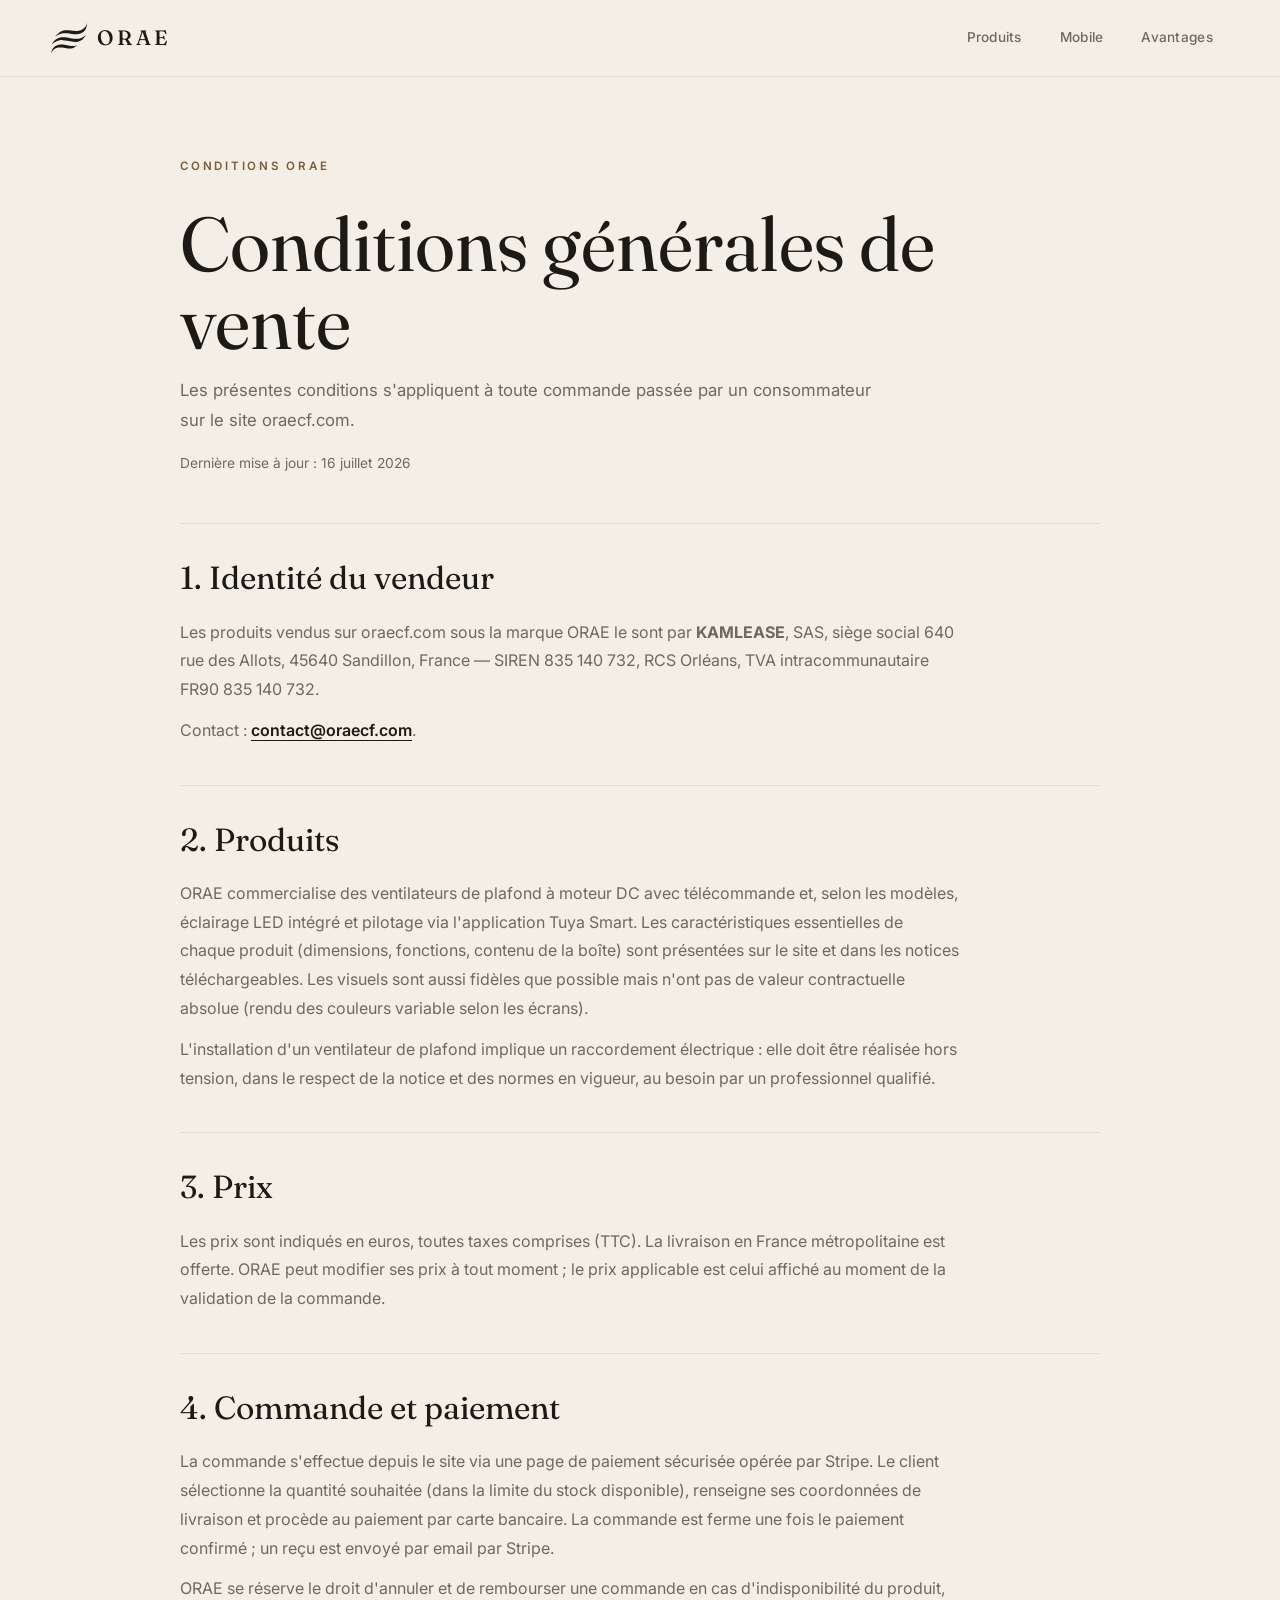
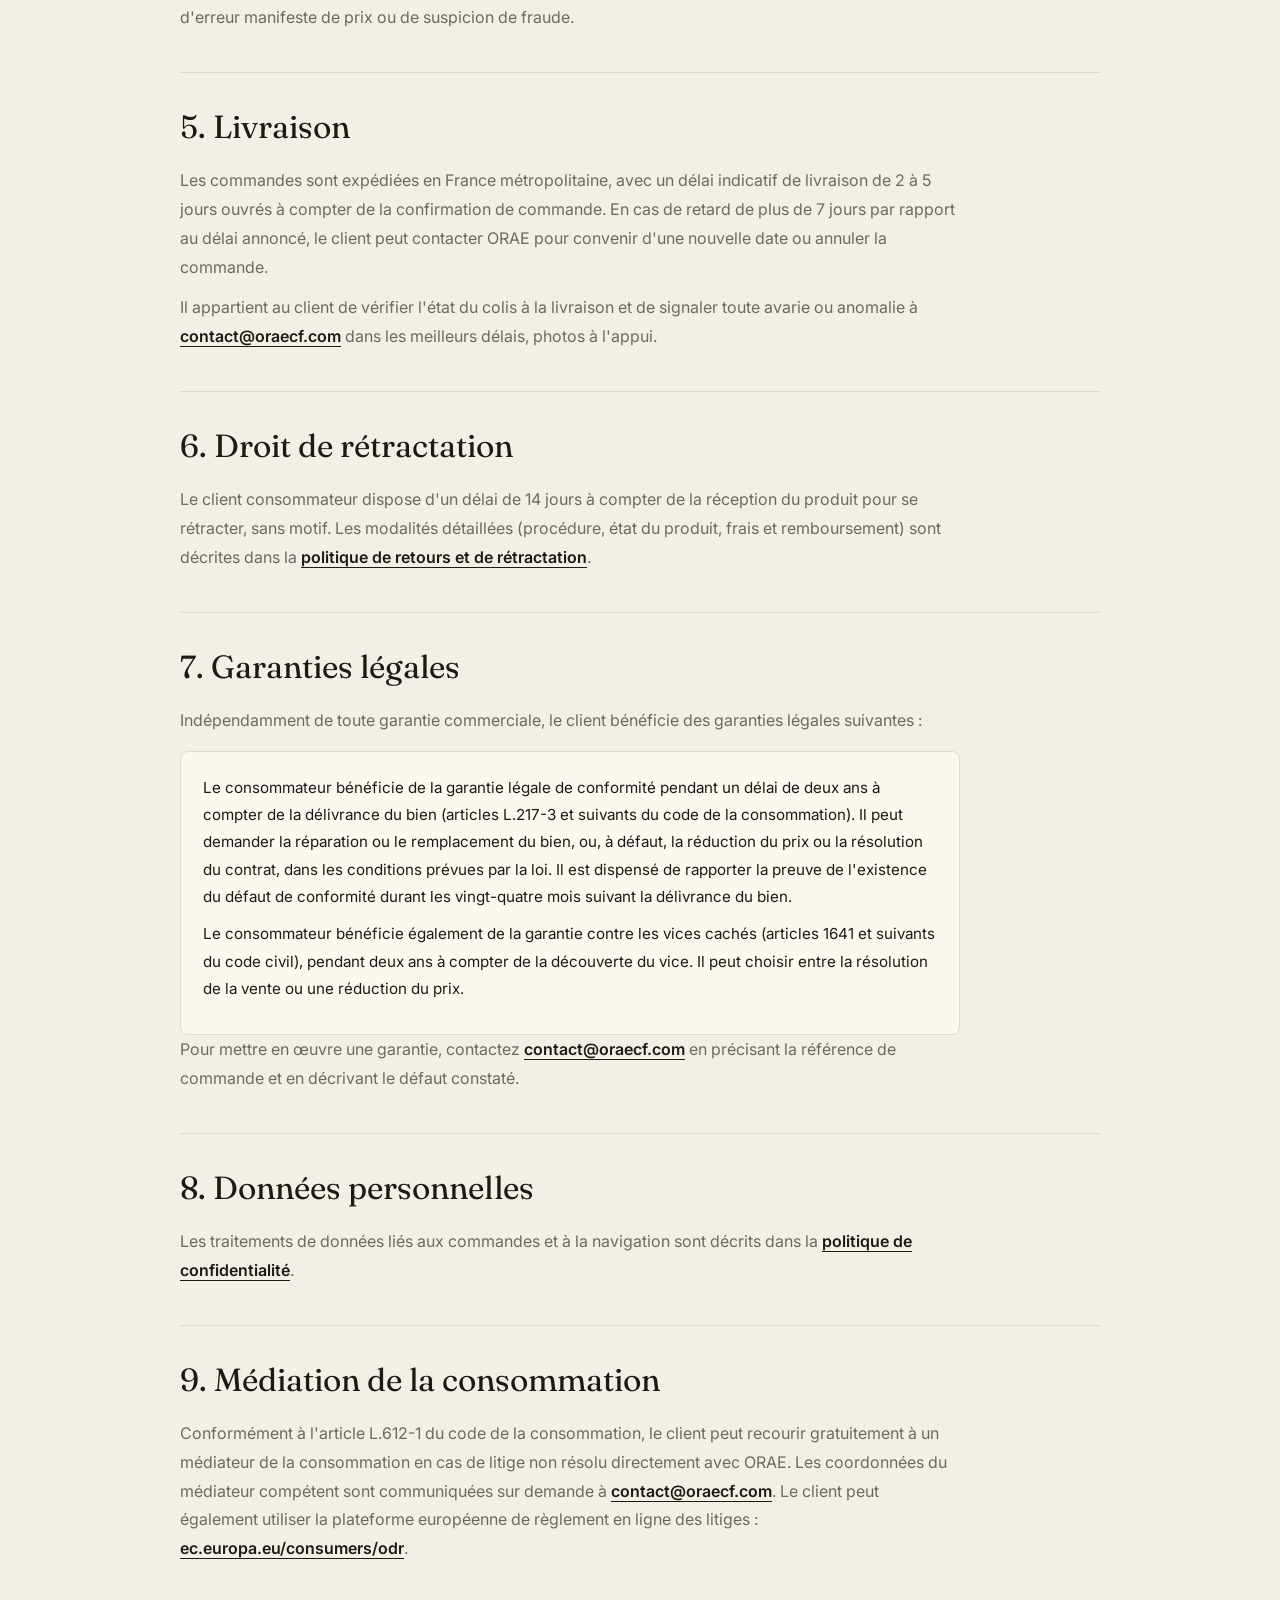
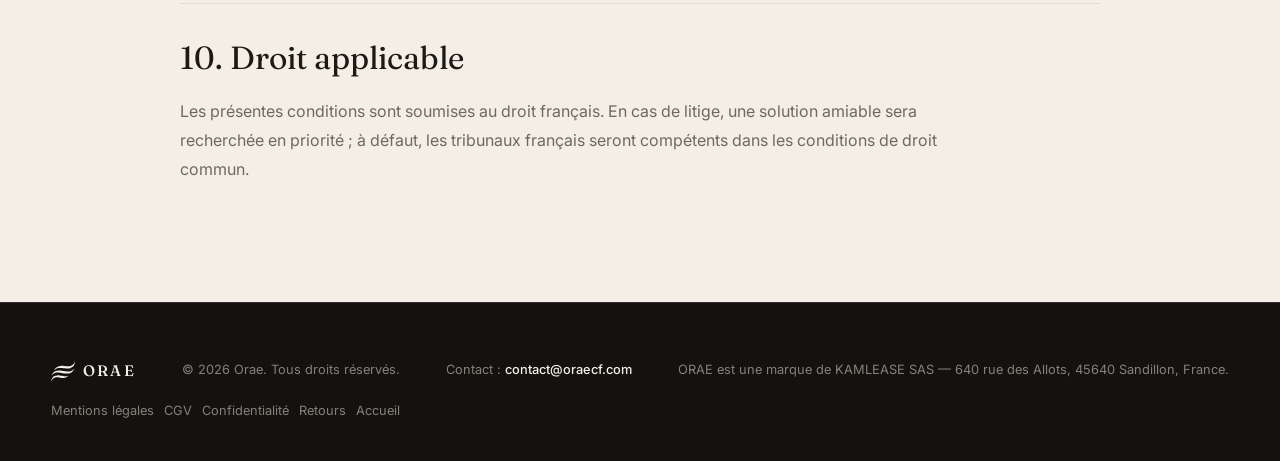
<file: cgv.html>
<!DOCTYPE html>
<html lang="fr">
<head>
  <meta charset="UTF-8">
  <meta name="viewport" content="width=device-width, initial-scale=1.0">
  <title>Conditions générales de vente | ORAE</title>
  <meta name="description" content="Conditions générales de vente des ventilateurs de plafond ORAE : prix, commande, paiement sécurisé, livraison en France, rétractation et garanties légales.">
  <meta name="robots" content="index, follow">
  <link rel="canonical" href="https://oraecf.com/cgv.html">
  <meta property="og:type" content="website">
  <meta property="og:url" content="https://oraecf.com/cgv.html">
  <meta property="og:title" content="Conditions générales de vente | ORAE">
  <meta property="og:description" content="CGV applicables aux achats de ventilateurs de plafond ORAE sur oraecf.com.">
  <meta property="og:image" content="https://oraecf.com/assets/brand/logo-orae-white-bg-1024.png">
  <link rel="icon" type="image/svg+xml" href="favicon.svg">
  <link rel="apple-touch-icon" sizes="180x180" href="assets/brand/logo-orae-white-bg-1024.png">
  <link rel="preconnect" href="https://fonts.googleapis.com">
  <link rel="preconnect" href="https://fonts.gstatic.com" crossorigin>
  <link rel="stylesheet" href="https://fonts.googleapis.com/css2?family=Fraunces:ital,opsz,wght@0,9..144,300;0,9..144,400;0,9..144,500&family=Inter:wght@300;400;500;600&display=swap">
  <link rel="stylesheet" href="styles.css?v=20260716-legal-1">
</head>
<body>
  <nav class="nav nav--scrolled" aria-label="Navigation principale">
    <div class="nav__inner">
      <a href="/" class="nav__logo" aria-label="Retour à l'accueil ORAE">
        <svg class="nav__logo-svg" viewBox="0 0 436 370" fill="none" xmlns="http://www.w3.org/2000/svg" aria-hidden="true">
          <path d="M435 20C432.1 51.3 421.6 78.6 405.1 97.1C393.4 110.4 369.3 124 347 130C327.8 135.1 324 135.5 294.5 135.4C269.7 135.3 264.4 135 248 132.6C206.7 126.7 194.9 125.7 167 125.6C143 125.6 139.5 125.8 130 127.8C103.3 133.7 81.2 144.1 59 161.4L52.6 166.5L58 158.5C65 148.4 85.8 127.3 97.4 118.7C119.7 102.2 145.1 91.8 170.3 88.9C184.9 87.2 216.1 88.3 240.5 91.4C251.5 92.8 266.2 94.4 273.2 95.1C289.7 96.6 324.4 95.8 336.5 93.6C382.5 85.2 416.1 59.3 429.5 21.8C431.3 16.7 433.4 9.5 434.2 6C435.5 -0.3 435.5 -0.4 435.8 3.5C436 5.7 435.7 13.1 435 20Z" fill="currentColor"/>
          <path d="M417.7 149.6C401.4 190.9 368.9 218.4 327 226.6C314.1 229.1 284.7 229.6 267 227.6C244.7 225.1 221.8 221.3 196.5 216C175.9 211.6 160.7 209.4 139.5 207.5C130.5 206.7 108.2 208.5 95.8 211C77.3 214.8 58.9 222.5 43.3 232.9C33.7 239.3 18.9 252.7 12.8 260.3C10.7 263 9 264.7 9 264.1C9 263.5 10.8 259.1 13 254.3C25.7 226.8 50.3 201.3 76.5 188.5C109 172.6 144.7 168.8 191.5 176.4C199.8 177.7 218.4 180.8 233 183.3C265.5 188.8 283.5 190.9 305 191.7C339.8 192.9 367.5 185.8 390.5 169.9C398.7 164.3 413.9 149 418.6 141.8C420.2 139.3 421.6 137.5 421.8 137.9C421.9 138.3 420.1 143.6 417.7 149.6Z" fill="currentColor"/>
          <path d="M160.2 262.5C166.4 263.3 182.1 266 195 268.6C241 277.6 245.7 278.2 266.5 278.4C279.3 278.5 287.4 278.1 291.5 277.1C298.5 275.6 311 271.6 314 270C321.3 266.1 306.2 279.6 293.5 288.3C284 294.8 277.6 298.1 267.2 301.9C252.6 307.3 245.1 308.5 226 308.5C207 308.4 199.1 307.6 171 302.4C134.3 295.7 118.9 294.4 98.8 296C91.8 296.6 81.6 298.2 76.3 299.6C64.5 302.6 48.8 310 40.4 316.3C27.4 326.2 13.9 343.3 4.9 361.5C2.6 366.2 0.6 369.9 0.4 369.7C-0.2 369.1 4.2 349.2 6.6 342.2C10 332 17.7 315.9 23.5 306.8C34.8 289.4 53.5 276 76.9 268.6C84.3 266.2 102 262.7 111 261.7C120.5 260.7 149.9 261.1 160.2 262.5Z" fill="currentColor"/>
        </svg>
        <span class="nav__brand">ORAE</span>
      </a>
      <div class="nav__links">
        <a href="/#products" class="nav__link">Produits</a>
        <a href="/#smart-control" class="nav__link">Mobile</a>
        <a href="/#features" class="nav__link">Avantages</a>
      </div>
    </div>
  </nav>

  <main class="policy-page">
    <header class="policy-hero">
      <span class="section-tag">Conditions ORAE</span>
      <h1>Conditions générales de vente</h1>
      <p>Les présentes conditions s'appliquent à toute commande passée par un consommateur sur le site oraecf.com.</p>
      <p class="policy-updated">Dernière mise à jour : 16 juillet 2026</p>
    </header>

    <section class="policy-content" aria-label="Conditions générales de vente">
      <article class="policy-section">
        <h2>1. Identité du vendeur</h2>
        <p>Les produits vendus sur oraecf.com sous la marque ORAE le sont par <strong>KAMLEASE</strong>, SAS, siège social 640 rue des Allots, 45640 Sandillon, France — SIREN 835 140 732, RCS Orléans, TVA intracommunautaire FR90 835 140 732.</p>
        <p>Contact : <a href="mailto:contact@oraecf.com">contact@oraecf.com</a>.</p>
      </article>

      <article class="policy-section">
        <h2>2. Produits</h2>
        <p>ORAE commercialise des ventilateurs de plafond à moteur DC avec télécommande et, selon les modèles, éclairage LED intégré et pilotage via l'application Tuya Smart. Les caractéristiques essentielles de chaque produit (dimensions, fonctions, contenu de la boîte) sont présentées sur le site et dans les notices téléchargeables. Les visuels sont aussi fidèles que possible mais n'ont pas de valeur contractuelle absolue (rendu des couleurs variable selon les écrans).</p>
        <p>L'installation d'un ventilateur de plafond implique un raccordement électrique : elle doit être réalisée hors tension, dans le respect de la notice et des normes en vigueur, au besoin par un professionnel qualifié.</p>
      </article>

      <article class="policy-section">
        <h2>3. Prix</h2>
        <p>Les prix sont indiqués en euros, toutes taxes comprises (TTC). La livraison en France métropolitaine est offerte. ORAE peut modifier ses prix à tout moment ; le prix applicable est celui affiché au moment de la validation de la commande.</p>
      </article>

      <article class="policy-section">
        <h2>4. Commande et paiement</h2>
        <p>La commande s'effectue depuis le site via une page de paiement sécurisée opérée par Stripe. Le client sélectionne la quantité souhaitée (dans la limite du stock disponible), renseigne ses coordonnées de livraison et procède au paiement par carte bancaire. La commande est ferme une fois le paiement confirmé ; un reçu est envoyé par email par Stripe.</p>
        <p>ORAE se réserve le droit d'annuler et de rembourser une commande en cas d'indisponibilité du produit, d'erreur manifeste de prix ou de suspicion de fraude.</p>
      </article>

      <article class="policy-section">
        <h2>5. Livraison</h2>
        <p>Les commandes sont expédiées en France métropolitaine, avec un délai indicatif de livraison de 2 à 5 jours ouvrés à compter de la confirmation de commande. En cas de retard de plus de 7 jours par rapport au délai annoncé, le client peut contacter ORAE pour convenir d'une nouvelle date ou annuler la commande.</p>
        <p>Il appartient au client de vérifier l'état du colis à la livraison et de signaler toute avarie ou anomalie à <a href="mailto:contact@oraecf.com">contact@oraecf.com</a> dans les meilleurs délais, photos à l'appui.</p>
      </article>

      <article class="policy-section">
        <h2>6. Droit de rétractation</h2>
        <p>Le client consommateur dispose d'un délai de 14 jours à compter de la réception du produit pour se rétracter, sans motif. Les modalités détaillées (procédure, état du produit, frais et remboursement) sont décrites dans la <a href="/politique-retours.html">politique de retours et de rétractation</a>.</p>
      </article>

      <article class="policy-section">
        <h2>7. Garanties légales</h2>
        <p>Indépendamment de toute garantie commerciale, le client bénéficie des garanties légales suivantes :</p>
        <div class="policy-template">
          <p>Le consommateur bénéficie de la garantie légale de conformité pendant un délai de deux ans à compter de la délivrance du bien (articles L.217-3 et suivants du code de la consommation). Il peut demander la réparation ou le remplacement du bien, ou, à défaut, la réduction du prix ou la résolution du contrat, dans les conditions prévues par la loi. Il est dispensé de rapporter la preuve de l'existence du défaut de conformité durant les vingt-quatre mois suivant la délivrance du bien.</p>
          <p>Le consommateur bénéficie également de la garantie contre les vices cachés (articles 1641 et suivants du code civil), pendant deux ans à compter de la découverte du vice. Il peut choisir entre la résolution de la vente ou une réduction du prix.</p>
        </div>
        <p>Pour mettre en œuvre une garantie, contactez <a href="mailto:contact@oraecf.com">contact@oraecf.com</a> en précisant la référence de commande et en décrivant le défaut constaté.</p>
      </article>

      <article class="policy-section">
        <h2>8. Données personnelles</h2>
        <p>Les traitements de données liés aux commandes et à la navigation sont décrits dans la <a href="/politique-confidentialite.html">politique de confidentialité</a>.</p>
      </article>

      <article class="policy-section">
        <h2>9. Médiation de la consommation</h2>
        <p>Conformément à l'article L.612-1 du code de la consommation, le client peut recourir gratuitement à un médiateur de la consommation en cas de litige non résolu directement avec ORAE. Les coordonnées du médiateur compétent sont communiquées sur demande à <a href="mailto:contact@oraecf.com">contact@oraecf.com</a>. Le client peut également utiliser la plateforme européenne de règlement en ligne des litiges : <a href="https://ec.europa.eu/consumers/odr" target="_blank" rel="noopener">ec.europa.eu/consumers/odr</a>.</p>
      </article>

      <article class="policy-section policy-section--contact">
        <h2>10. Droit applicable</h2>
        <p>Les présentes conditions sont soumises au droit français. En cas de litige, une solution amiable sera recherchée en priorité ; à défaut, les tribunaux français seront compétents dans les conditions de droit commun.</p>
      </article>
    </section>
  </main>

  <footer class="footer">
    <div class="footer__inner">
      <div class="footer__brand">
        <svg class="footer__logo" viewBox="0 0 436 370" fill="none" xmlns="http://www.w3.org/2000/svg" aria-hidden="true">
          <path d="M435 20C432.1 51.3 421.6 78.6 405.1 97.1C393.4 110.4 369.3 124 347 130C327.8 135.1 324 135.5 294.5 135.4C269.7 135.3 264.4 135 248 132.6C206.7 126.7 194.9 125.7 167 125.6C143 125.6 139.5 125.8 130 127.8C103.3 133.7 81.2 144.1 59 161.4L52.6 166.5L58 158.5C65 148.4 85.8 127.3 97.4 118.7C119.7 102.2 145.1 91.8 170.3 88.9C184.9 87.2 216.1 88.3 240.5 91.4C251.5 92.8 266.2 94.4 273.2 95.1C289.7 96.6 324.4 95.8 336.5 93.6C382.5 85.2 416.1 59.3 429.5 21.8C431.3 16.7 433.4 9.5 434.2 6C435.5 -0.3 435.5 -0.4 435.8 3.5C436 5.7 435.7 13.1 435 20Z" fill="currentColor"/>
          <path d="M417.7 149.6C401.4 190.9 368.9 218.4 327 226.6C314.1 229.1 284.7 229.6 267 227.6C244.7 225.1 221.8 221.3 196.5 216C175.9 211.6 160.7 209.4 139.5 207.5C130.5 206.7 108.2 208.5 95.8 211C77.3 214.8 58.9 222.5 43.3 232.9C33.7 239.3 18.9 252.7 12.8 260.3C10.7 263 9 264.7 9 264.1C9 263.5 10.8 259.1 13 254.3C25.7 226.8 50.3 201.3 76.5 188.5C109 172.6 144.7 168.8 191.5 176.4C199.8 177.7 218.4 180.8 233 183.3C265.5 188.8 283.5 190.9 305 191.7C339.8 192.9 367.5 185.8 390.5 169.9C398.7 164.3 413.9 149 418.6 141.8C420.2 139.3 421.6 137.5 421.8 137.9C421.9 138.3 420.1 143.6 417.7 149.6Z" fill="currentColor"/>
          <path d="M160.2 262.5C166.4 263.3 182.1 266 195 268.6C241 277.6 245.7 278.2 266.5 278.4C279.3 278.5 287.4 278.1 291.5 277.1C298.5 275.6 311 271.6 314 270C321.3 266.1 306.2 279.6 293.5 288.3C284 294.8 277.6 298.1 267.2 301.9C252.6 307.3 245.1 308.5 226 308.5C207 308.4 199.1 307.6 171 302.4C134.3 295.7 118.9 294.4 98.8 296C91.8 296.6 81.6 298.2 76.3 299.6C64.5 302.6 48.8 310 40.4 316.3C27.4 326.2 13.9 343.3 4.9 361.5C2.6 366.2 0.6 369.9 0.4 369.7C-0.2 369.1 4.2 349.2 6.6 342.2C10 332 17.7 315.9 23.5 306.8C34.8 289.4 53.5 276 76.9 268.6C84.3 266.2 102 262.7 111 261.7C120.5 260.7 149.9 261.1 160.2 262.5Z" fill="currentColor"/>
        </svg>
        <span>ORAE</span>
      </div>
      <p class="footer__copy">&copy; 2026 Orae. Tous droits réservés.</p>
      <p class="footer__contact">Contact : <a href="mailto:contact@oraecf.com">contact@oraecf.com</a></p>
      <p class="footer__company">ORAE est une marque de KAMLEASE SAS — 640 rue des Allots, 45640 Sandillon, France.</p>
      <nav class="footer__legal" aria-label="Liens légaux">
        <a href="/mentions-legales.html">Mentions légales</a>
        <a href="/cgv.html">CGV</a>
        <a href="/politique-confidentialite.html">Confidentialité</a>
        <a href="/politique-retours.html">Retours</a>
        <a href="/">Accueil</a>
      </nav>
    </div>
  </footer>
</body>
</html>
</file>
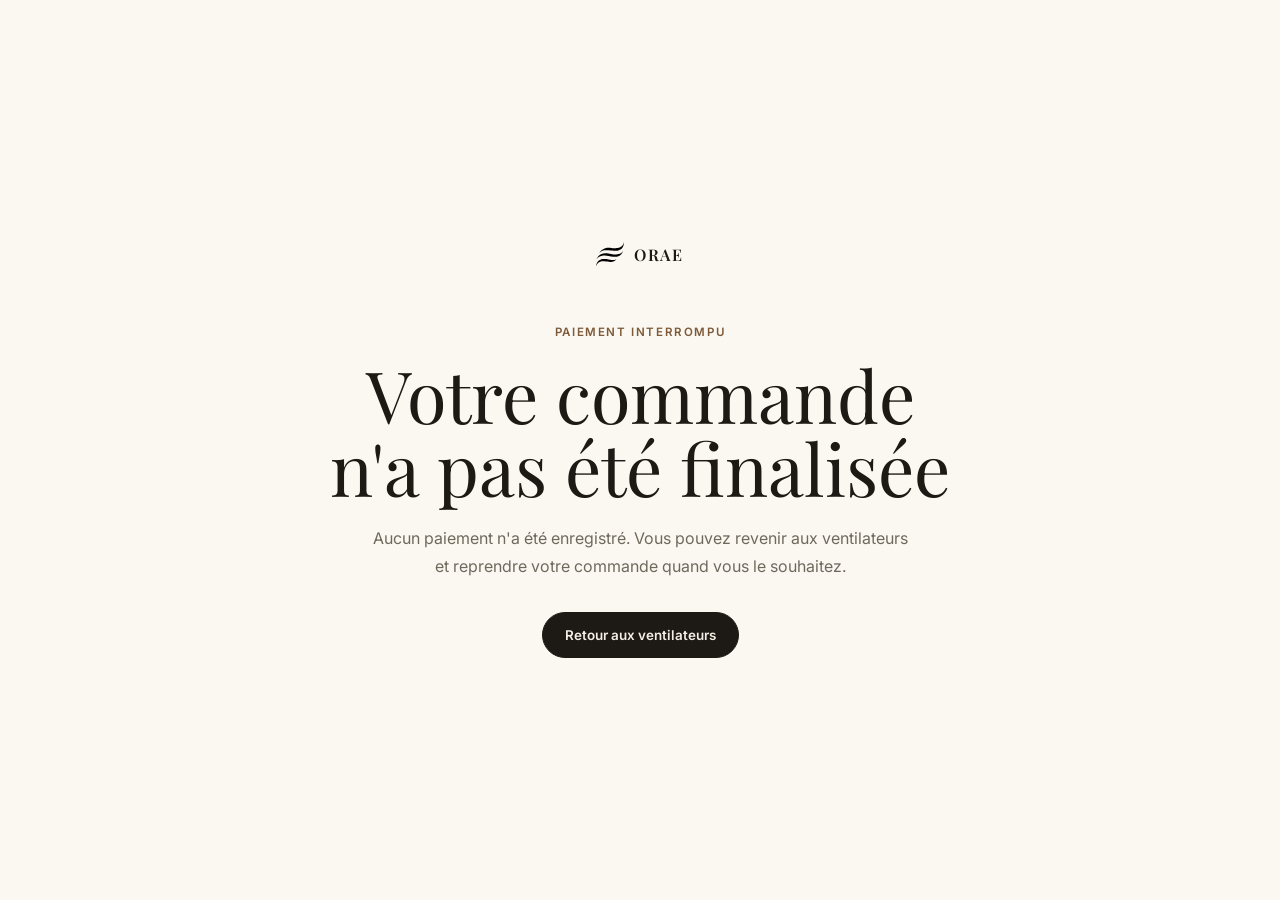
<file: commande-annulee.html>
<!DOCTYPE html>
<html lang="fr">
<head>
  <meta charset="UTF-8">
  <meta name="viewport" content="width=device-width, initial-scale=1.0">
  <meta name="robots" content="noindex">
  <title>Paiement non finalisé | ORAE</title>
  <link rel="icon" type="image/svg+xml" href="favicon.svg">
  <link rel="preconnect" href="https://fonts.googleapis.com">
  <link rel="preconnect" href="https://fonts.gstatic.com" crossorigin>
  <link rel="stylesheet" href="https://fonts.googleapis.com/css2?family=Inter:wght@300;400;500;600&family=Playfair+Display:wght@400;500;600;700&display=swap">
  <link rel="stylesheet" href="styles.css?v=20260715-direct-store-1">

  <!-- Consent Mode: granted outside EEA/UK/CH, denied inside unless the
       visitor already accepted the banner on the main site -->
  <script>
    window.dataLayer = window.dataLayer || [];
    function gtag(){dataLayer.push(arguments);}
    gtag('consent', 'default', {
      analytics_storage: 'granted',
      ad_storage: 'granted',
      ad_user_data: 'granted',
      ad_personalization: 'granted'
    });
    gtag('consent', 'default', {
      analytics_storage: 'denied',
      ad_storage: 'denied',
      ad_user_data: 'denied',
      ad_personalization: 'denied',
      region: ['AT','BE','BG','HR','CY','CZ','DK','EE','FI','FR','DE','GR','HU','IE','IS','IT','LV','LI','LT','LU','MT','NL','NO','PL','PT','RO','SK','SI','ES','SE','GB','CH']
    });
    try {
      var oraeConsent = JSON.parse(localStorage.getItem('orae-consent'));
      if (oraeConsent && oraeConsent.value === 'granted') {
        gtag('consent', 'update', {
          analytics_storage: 'granted',
          ad_storage: 'granted',
          ad_user_data: 'granted',
          ad_personalization: 'granted'
        });
      }
    } catch (e) {}
  </script>
  <!-- Google Tag Manager -->
  <script>(function(w,d,s,l,i){w[l]=w[l]||[];w[l].push({'gtm.start':
  new Date().getTime(),event:'gtm.js'});var f=d.getElementsByTagName(s)[0],
  j=d.createElement(s),dl=l!='dataLayer'?'&l='+l:'';j.async=true;j.src=
  'https://www.googletagmanager.com/gtm.js?id='+i+dl;f.parentNode.insertBefore(j,f);
  })(window,document,'script','dataLayer','GTM-PR8TKGN3');</script>
  <!-- End Google Tag Manager -->
</head>
<body>
  <!-- Google Tag Manager (noscript) -->
  <noscript><iframe src="https://www.googletagmanager.com/ns.html?id=GTM-PR8TKGN3"
  height="0" width="0" style="display:none;visibility:hidden"></iframe></noscript>
  <!-- End Google Tag Manager (noscript) -->
  <main class="checkout-status">
    <div class="checkout-status__content">
      <a href="/" class="checkout-status__brand" aria-label="Accueil ORAE">
        <img src="assets/brand/logo-orae.svg" alt="" class="checkout-status__logo">
        <span>ORAE</span>
      </a>
      <span class="checkout-status__eyebrow">Paiement interrompu</span>
      <h1>Votre commande n'a pas été finalisée</h1>
      <p>Aucun paiement n'a été enregistré. Vous pouvez revenir aux ventilateurs et reprendre votre commande quand vous le souhaitez.</p>
      <a href="/#products" class="checkout-status__action">Retour aux ventilateurs</a>
    </div>
  </main>
</body>
</html>
</file>
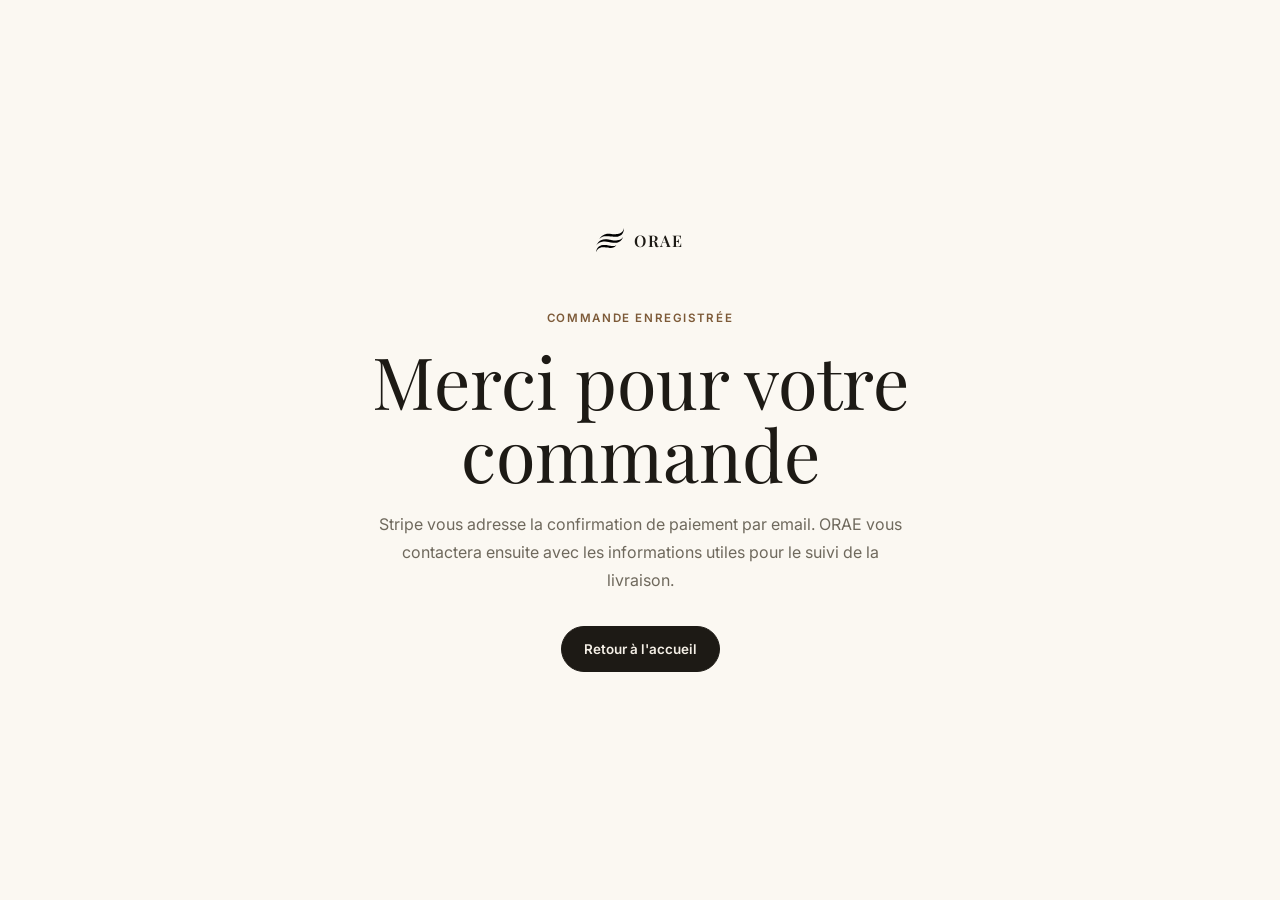
<file: commande-confirmee.html>
<!DOCTYPE html>
<html lang="fr">
<head>
  <meta charset="UTF-8">
  <meta name="viewport" content="width=device-width, initial-scale=1.0">
  <meta name="robots" content="noindex">
  <title>Commande enregistrée | ORAE</title>
  <link rel="icon" type="image/svg+xml" href="favicon.svg">
  <link rel="preconnect" href="https://fonts.googleapis.com">
  <link rel="preconnect" href="https://fonts.gstatic.com" crossorigin>
  <link rel="stylesheet" href="https://fonts.googleapis.com/css2?family=Inter:wght@300;400;500;600&family=Playfair+Display:wght@400;500;600;700&display=swap">
  <link rel="stylesheet" href="styles.css?v=20260715-direct-store-1">

  <!-- Consent Mode: granted outside EEA/UK/CH, denied inside unless the
       visitor already accepted the banner on the main site -->
  <script>
    window.dataLayer = window.dataLayer || [];
    function gtag(){dataLayer.push(arguments);}
    gtag('consent', 'default', {
      analytics_storage: 'granted',
      ad_storage: 'granted',
      ad_user_data: 'granted',
      ad_personalization: 'granted'
    });
    gtag('consent', 'default', {
      analytics_storage: 'denied',
      ad_storage: 'denied',
      ad_user_data: 'denied',
      ad_personalization: 'denied',
      region: ['AT','BE','BG','HR','CY','CZ','DK','EE','FI','FR','DE','GR','HU','IE','IS','IT','LV','LI','LT','LU','MT','NL','NO','PL','PT','RO','SK','SI','ES','SE','GB','CH']
    });
    try {
      var oraeConsent = JSON.parse(localStorage.getItem('orae-consent'));
      if (oraeConsent && oraeConsent.value === 'granted') {
        gtag('consent', 'update', {
          analytics_storage: 'granted',
          ad_storage: 'granted',
          ad_user_data: 'granted',
          ad_personalization: 'granted'
        });
      }
    } catch (e) {}
  </script>
  <!-- Google Tag Manager -->
  <script>(function(w,d,s,l,i){w[l]=w[l]||[];w[l].push({'gtm.start':
  new Date().getTime(),event:'gtm.js'});var f=d.getElementsByTagName(s)[0],
  j=d.createElement(s),dl=l!='dataLayer'?'&l='+l:'';j.async=true;j.src=
  'https://www.googletagmanager.com/gtm.js?id='+i+dl;f.parentNode.insertBefore(j,f);
  })(window,document,'script','dataLayer','GTM-PR8TKGN3');</script>
  <!-- End Google Tag Manager -->
</head>
<body>
  <!-- Google Tag Manager (noscript) -->
  <noscript><iframe src="https://www.googletagmanager.com/ns.html?id=GTM-PR8TKGN3"
  height="0" width="0" style="display:none;visibility:hidden"></iframe></noscript>
  <!-- End Google Tag Manager (noscript) -->
  <main class="checkout-status">
    <div class="checkout-status__content">
      <a href="/" class="checkout-status__brand" aria-label="Accueil ORAE">
        <img src="assets/brand/logo-orae.svg" alt="" class="checkout-status__logo">
        <span>ORAE</span>
      </a>
      <span class="checkout-status__eyebrow">Commande enregistrée</span>
      <h1>Merci pour votre commande</h1>
      <p>Stripe vous adresse la confirmation de paiement par email. ORAE vous contactera ensuite avec les informations utiles pour le suivi de la livraison.</p>
      <a href="/" class="checkout-status__action">Retour à l'accueil</a>
    </div>
  </main>
</body>
</html>
</file>
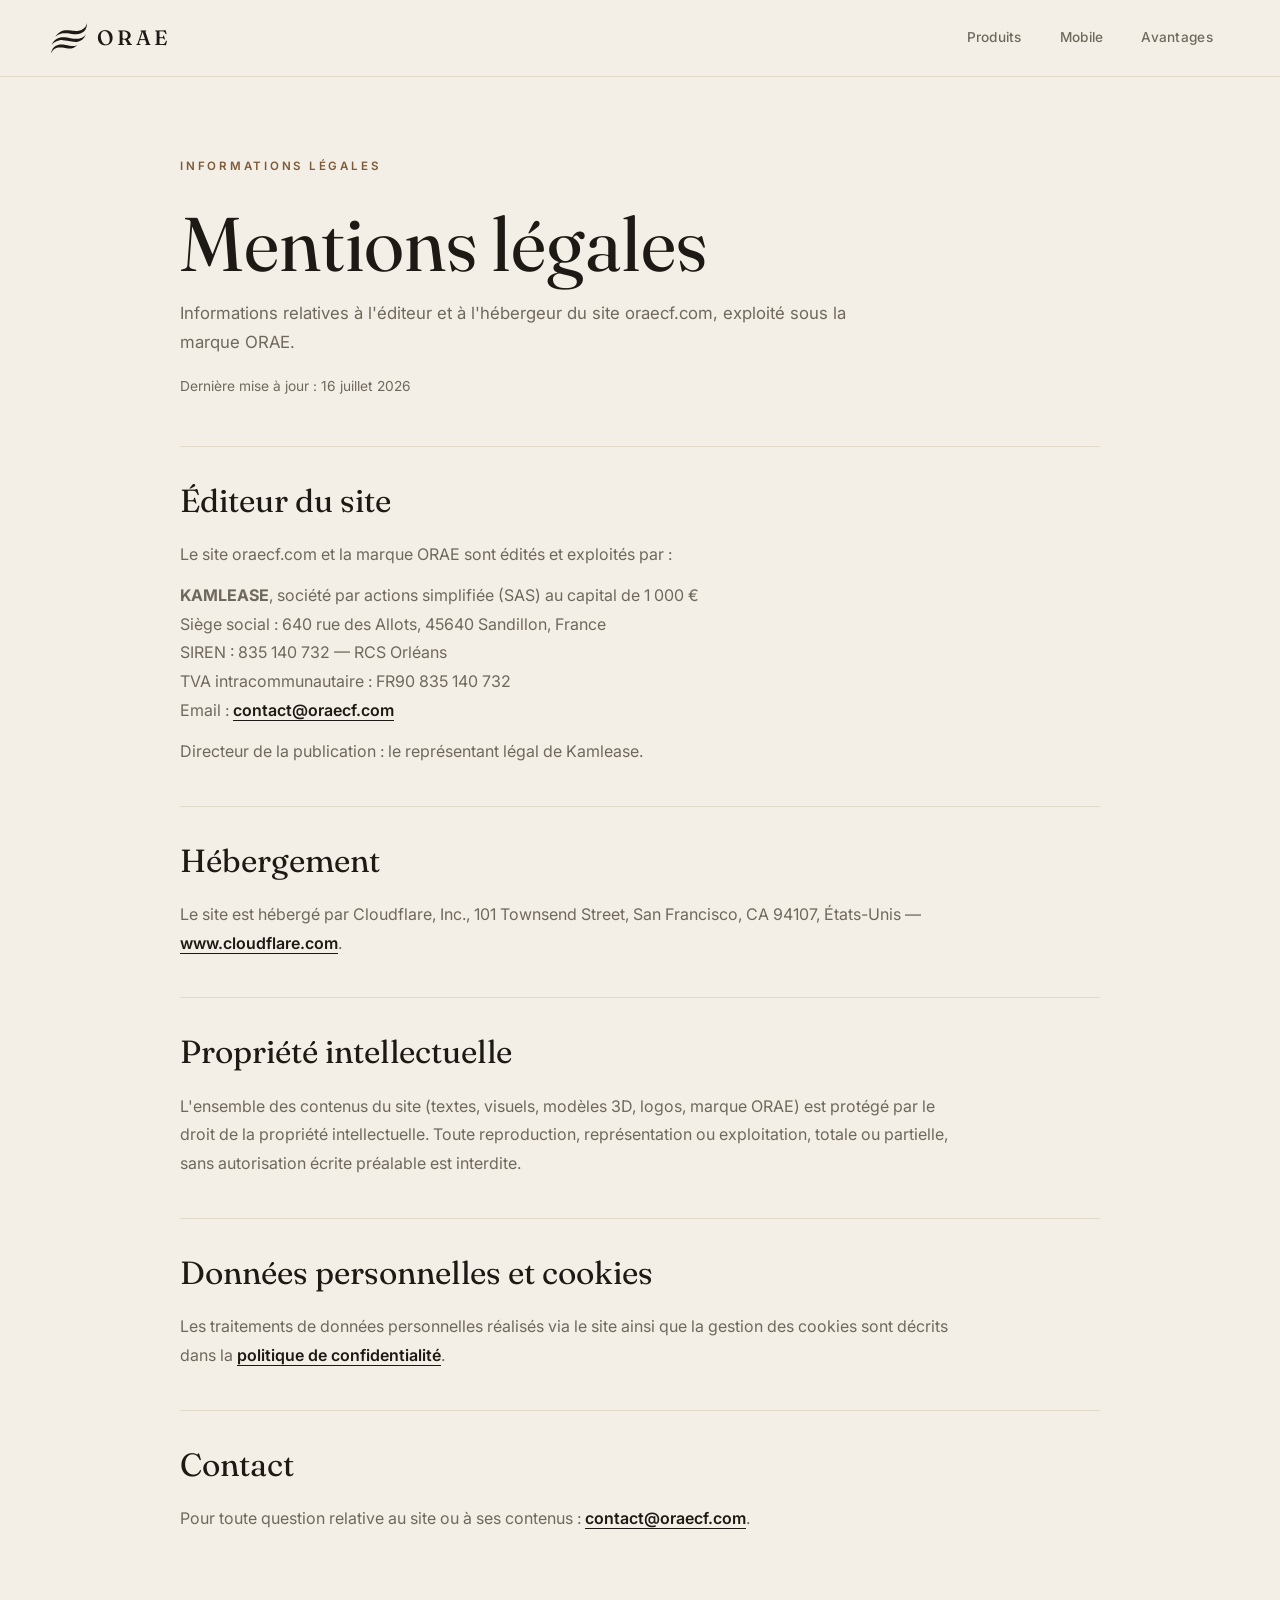
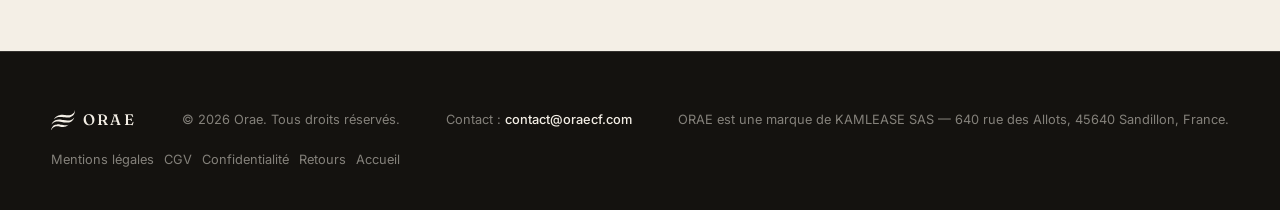
<file: mentions-legales.html>
<!DOCTYPE html>
<html lang="fr">
<head>
  <meta charset="UTF-8">
  <meta name="viewport" content="width=device-width, initial-scale=1.0">
  <title>Mentions légales | ORAE</title>
  <meta name="description" content="Mentions légales du site oraecf.com : éditeur, hébergeur, propriété intellectuelle et coordonnées de contact de la marque ORAE.">
  <meta name="robots" content="index, follow">
  <link rel="canonical" href="https://oraecf.com/mentions-legales.html">
  <meta property="og:type" content="website">
  <meta property="og:url" content="https://oraecf.com/mentions-legales.html">
  <meta property="og:title" content="Mentions légales | ORAE">
  <meta property="og:description" content="Mentions légales du site oraecf.com, édité par Kamlease sous la marque ORAE.">
  <meta property="og:image" content="https://oraecf.com/assets/brand/logo-orae-white-bg-1024.png">
  <link rel="icon" type="image/svg+xml" href="favicon.svg">
  <link rel="apple-touch-icon" sizes="180x180" href="assets/brand/logo-orae-white-bg-1024.png">
  <link rel="preconnect" href="https://fonts.googleapis.com">
  <link rel="preconnect" href="https://fonts.gstatic.com" crossorigin>
  <link rel="stylesheet" href="https://fonts.googleapis.com/css2?family=Fraunces:ital,opsz,wght@0,9..144,300;0,9..144,400;0,9..144,500&family=Inter:wght@300;400;500;600&display=swap">
  <link rel="stylesheet" href="styles.css?v=20260716-legal-1">
</head>
<body>
  <nav class="nav nav--scrolled" aria-label="Navigation principale">
    <div class="nav__inner">
      <a href="/" class="nav__logo" aria-label="Retour à l'accueil ORAE">
        <svg class="nav__logo-svg" viewBox="0 0 436 370" fill="none" xmlns="http://www.w3.org/2000/svg" aria-hidden="true">
          <path d="M435 20C432.1 51.3 421.6 78.6 405.1 97.1C393.4 110.4 369.3 124 347 130C327.8 135.1 324 135.5 294.5 135.4C269.7 135.3 264.4 135 248 132.6C206.7 126.7 194.9 125.7 167 125.6C143 125.6 139.5 125.8 130 127.8C103.3 133.7 81.2 144.1 59 161.4L52.6 166.5L58 158.5C65 148.4 85.8 127.3 97.4 118.7C119.7 102.2 145.1 91.8 170.3 88.9C184.9 87.2 216.1 88.3 240.5 91.4C251.5 92.8 266.2 94.4 273.2 95.1C289.7 96.6 324.4 95.8 336.5 93.6C382.5 85.2 416.1 59.3 429.5 21.8C431.3 16.7 433.4 9.5 434.2 6C435.5 -0.3 435.5 -0.4 435.8 3.5C436 5.7 435.7 13.1 435 20Z" fill="currentColor"/>
          <path d="M417.7 149.6C401.4 190.9 368.9 218.4 327 226.6C314.1 229.1 284.7 229.6 267 227.6C244.7 225.1 221.8 221.3 196.5 216C175.9 211.6 160.7 209.4 139.5 207.5C130.5 206.7 108.2 208.5 95.8 211C77.3 214.8 58.9 222.5 43.3 232.9C33.7 239.3 18.9 252.7 12.8 260.3C10.7 263 9 264.7 9 264.1C9 263.5 10.8 259.1 13 254.3C25.7 226.8 50.3 201.3 76.5 188.5C109 172.6 144.7 168.8 191.5 176.4C199.8 177.7 218.4 180.8 233 183.3C265.5 188.8 283.5 190.9 305 191.7C339.8 192.9 367.5 185.8 390.5 169.9C398.7 164.3 413.9 149 418.6 141.8C420.2 139.3 421.6 137.5 421.8 137.9C421.9 138.3 420.1 143.6 417.7 149.6Z" fill="currentColor"/>
          <path d="M160.2 262.5C166.4 263.3 182.1 266 195 268.6C241 277.6 245.7 278.2 266.5 278.4C279.3 278.5 287.4 278.1 291.5 277.1C298.5 275.6 311 271.6 314 270C321.3 266.1 306.2 279.6 293.5 288.3C284 294.8 277.6 298.1 267.2 301.9C252.6 307.3 245.1 308.5 226 308.5C207 308.4 199.1 307.6 171 302.4C134.3 295.7 118.9 294.4 98.8 296C91.8 296.6 81.6 298.2 76.3 299.6C64.5 302.6 48.8 310 40.4 316.3C27.4 326.2 13.9 343.3 4.9 361.5C2.6 366.2 0.6 369.9 0.4 369.7C-0.2 369.1 4.2 349.2 6.6 342.2C10 332 17.7 315.9 23.5 306.8C34.8 289.4 53.5 276 76.9 268.6C84.3 266.2 102 262.7 111 261.7C120.5 260.7 149.9 261.1 160.2 262.5Z" fill="currentColor"/>
        </svg>
        <span class="nav__brand">ORAE</span>
      </a>
      <div class="nav__links">
        <a href="/#products" class="nav__link">Produits</a>
        <a href="/#smart-control" class="nav__link">Mobile</a>
        <a href="/#features" class="nav__link">Avantages</a>
      </div>
    </div>
  </nav>

  <main class="policy-page">
    <header class="policy-hero">
      <span class="section-tag">Informations légales</span>
      <h1>Mentions légales</h1>
      <p>Informations relatives à l'éditeur et à l'hébergeur du site oraecf.com, exploité sous la marque ORAE.</p>
      <p class="policy-updated">Dernière mise à jour : 16 juillet 2026</p>
    </header>

    <section class="policy-content" aria-label="Mentions légales">
      <article class="policy-section">
        <h2>Éditeur du site</h2>
        <p>Le site oraecf.com et la marque ORAE sont édités et exploités par :</p>
        <p><strong>KAMLEASE</strong>, société par actions simplifiée (SAS) au capital de 1 000 €<br>
        Siège social : 640 rue des Allots, 45640 Sandillon, France<br>
        SIREN : 835 140 732 — RCS Orléans<br>
        TVA intracommunautaire : FR90 835 140 732<br>
        Email : <a href="mailto:contact@oraecf.com">contact@oraecf.com</a></p>
        <p>Directeur de la publication : le représentant légal de Kamlease.</p>
      </article>

      <article class="policy-section">
        <h2>Hébergement</h2>
        <p>Le site est hébergé par Cloudflare, Inc., 101 Townsend Street, San Francisco, CA 94107, États-Unis — <a href="https://www.cloudflare.com" target="_blank" rel="noopener">www.cloudflare.com</a>.</p>
      </article>

      <article class="policy-section">
        <h2>Propriété intellectuelle</h2>
        <p>L'ensemble des contenus du site (textes, visuels, modèles 3D, logos, marque ORAE) est protégé par le droit de la propriété intellectuelle. Toute reproduction, représentation ou exploitation, totale ou partielle, sans autorisation écrite préalable est interdite.</p>
      </article>

      <article class="policy-section">
        <h2>Données personnelles et cookies</h2>
        <p>Les traitements de données personnelles réalisés via le site ainsi que la gestion des cookies sont décrits dans la <a href="/politique-confidentialite.html">politique de confidentialité</a>.</p>
      </article>

      <article class="policy-section policy-section--contact">
        <h2>Contact</h2>
        <p>Pour toute question relative au site ou à ses contenus : <a href="mailto:contact@oraecf.com">contact@oraecf.com</a>.</p>
      </article>
    </section>
  </main>

  <footer class="footer">
    <div class="footer__inner">
      <div class="footer__brand">
        <svg class="footer__logo" viewBox="0 0 436 370" fill="none" xmlns="http://www.w3.org/2000/svg" aria-hidden="true">
          <path d="M435 20C432.1 51.3 421.6 78.6 405.1 97.1C393.4 110.4 369.3 124 347 130C327.8 135.1 324 135.5 294.5 135.4C269.7 135.3 264.4 135 248 132.6C206.7 126.7 194.9 125.7 167 125.6C143 125.6 139.5 125.8 130 127.8C103.3 133.7 81.2 144.1 59 161.4L52.6 166.5L58 158.5C65 148.4 85.8 127.3 97.4 118.7C119.7 102.2 145.1 91.8 170.3 88.9C184.9 87.2 216.1 88.3 240.5 91.4C251.5 92.8 266.2 94.4 273.2 95.1C289.7 96.6 324.4 95.8 336.5 93.6C382.5 85.2 416.1 59.3 429.5 21.8C431.3 16.7 433.4 9.5 434.2 6C435.5 -0.3 435.5 -0.4 435.8 3.5C436 5.7 435.7 13.1 435 20Z" fill="currentColor"/>
          <path d="M417.7 149.6C401.4 190.9 368.9 218.4 327 226.6C314.1 229.1 284.7 229.6 267 227.6C244.7 225.1 221.8 221.3 196.5 216C175.9 211.6 160.7 209.4 139.5 207.5C130.5 206.7 108.2 208.5 95.8 211C77.3 214.8 58.9 222.5 43.3 232.9C33.7 239.3 18.9 252.7 12.8 260.3C10.7 263 9 264.7 9 264.1C9 263.5 10.8 259.1 13 254.3C25.7 226.8 50.3 201.3 76.5 188.5C109 172.6 144.7 168.8 191.5 176.4C199.8 177.7 218.4 180.8 233 183.3C265.5 188.8 283.5 190.9 305 191.7C339.8 192.9 367.5 185.8 390.5 169.9C398.7 164.3 413.9 149 418.6 141.8C420.2 139.3 421.6 137.5 421.8 137.9C421.9 138.3 420.1 143.6 417.7 149.6Z" fill="currentColor"/>
          <path d="M160.2 262.5C166.4 263.3 182.1 266 195 268.6C241 277.6 245.7 278.2 266.5 278.4C279.3 278.5 287.4 278.1 291.5 277.1C298.5 275.6 311 271.6 314 270C321.3 266.1 306.2 279.6 293.5 288.3C284 294.8 277.6 298.1 267.2 301.9C252.6 307.3 245.1 308.5 226 308.5C207 308.4 199.1 307.6 171 302.4C134.3 295.7 118.9 294.4 98.8 296C91.8 296.6 81.6 298.2 76.3 299.6C64.5 302.6 48.8 310 40.4 316.3C27.4 326.2 13.9 343.3 4.9 361.5C2.6 366.2 0.6 369.9 0.4 369.7C-0.2 369.1 4.2 349.2 6.6 342.2C10 332 17.7 315.9 23.5 306.8C34.8 289.4 53.5 276 76.9 268.6C84.3 266.2 102 262.7 111 261.7C120.5 260.7 149.9 261.1 160.2 262.5Z" fill="currentColor"/>
        </svg>
        <span>ORAE</span>
      </div>
      <p class="footer__copy">&copy; 2026 Orae. Tous droits réservés.</p>
      <p class="footer__contact">Contact : <a href="mailto:contact@oraecf.com">contact@oraecf.com</a></p>
      <p class="footer__company">ORAE est une marque de KAMLEASE SAS — 640 rue des Allots, 45640 Sandillon, France.</p>
      <nav class="footer__legal" aria-label="Liens légaux">
        <a href="/mentions-legales.html">Mentions légales</a>
        <a href="/cgv.html">CGV</a>
        <a href="/politique-confidentialite.html">Confidentialité</a>
        <a href="/politique-retours.html">Retours</a>
        <a href="/">Accueil</a>
      </nav>
    </div>
  </footer>
</body>
</html>
</file>
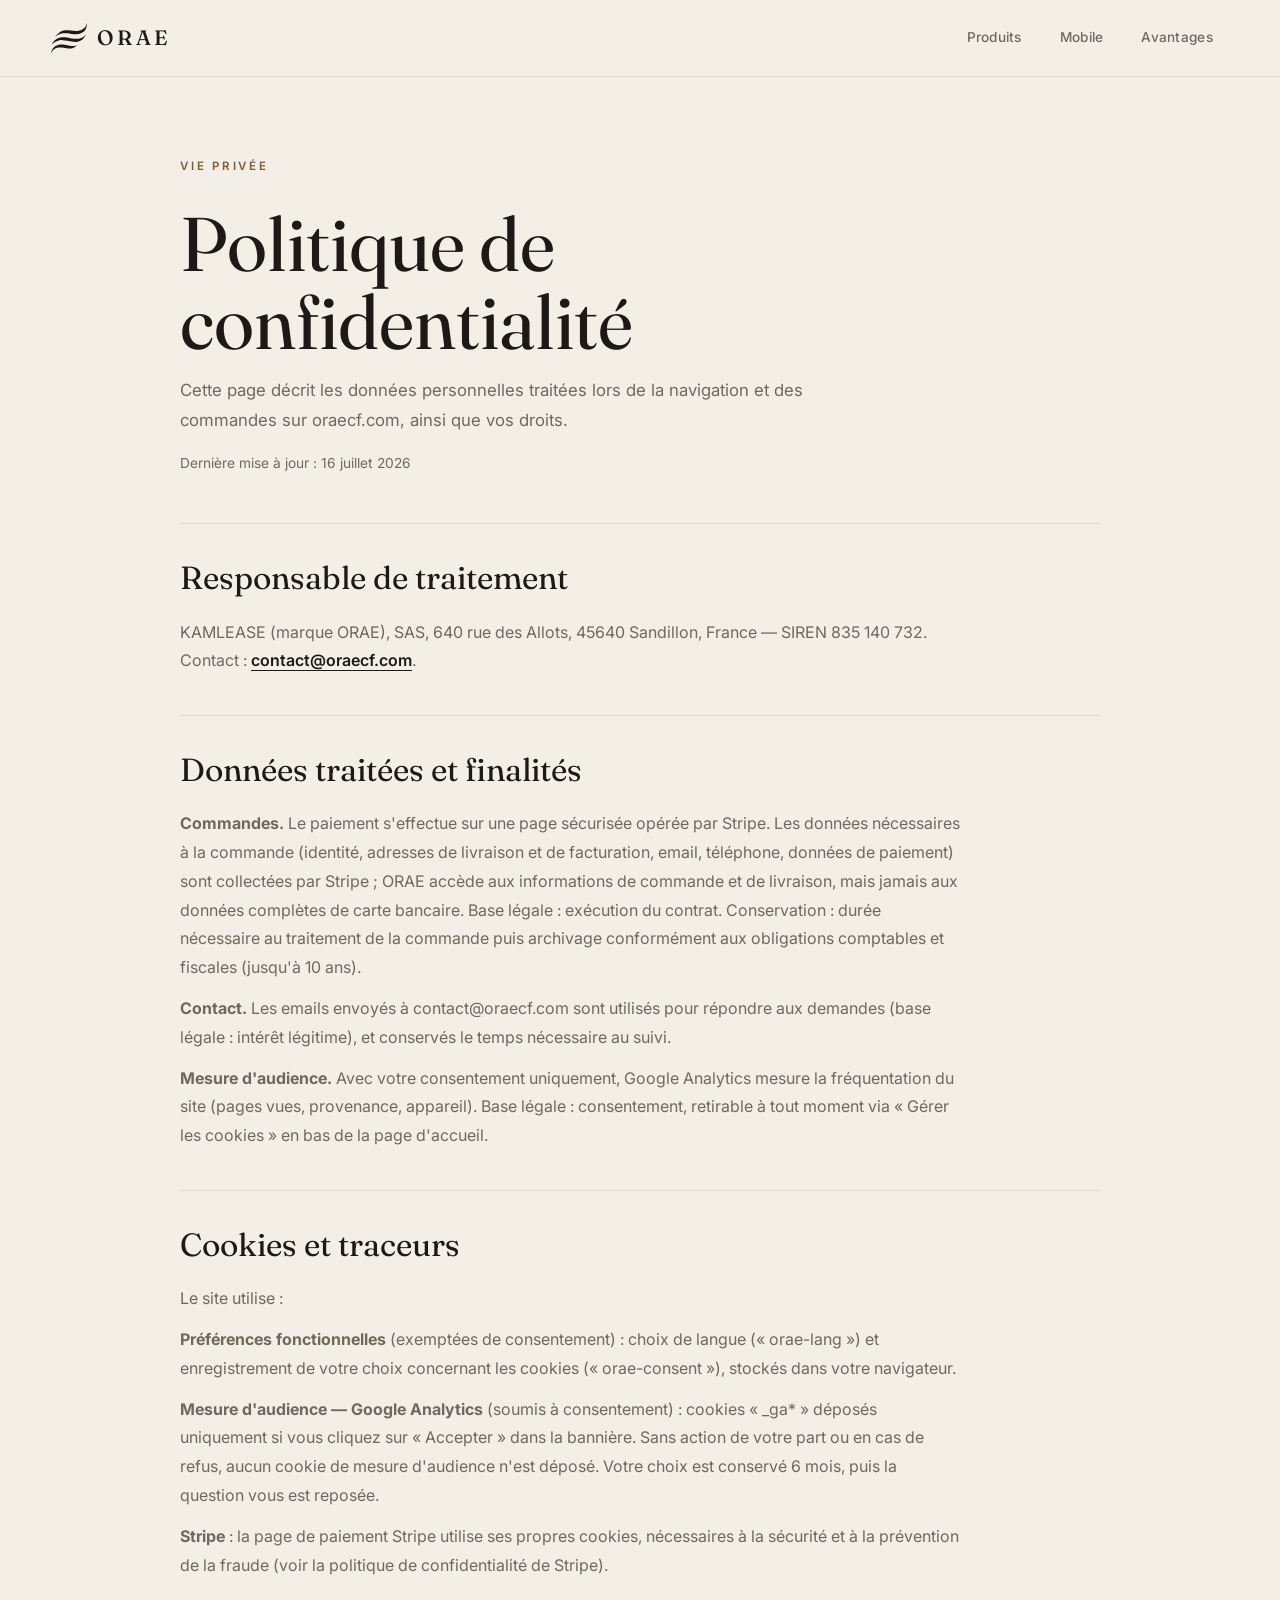
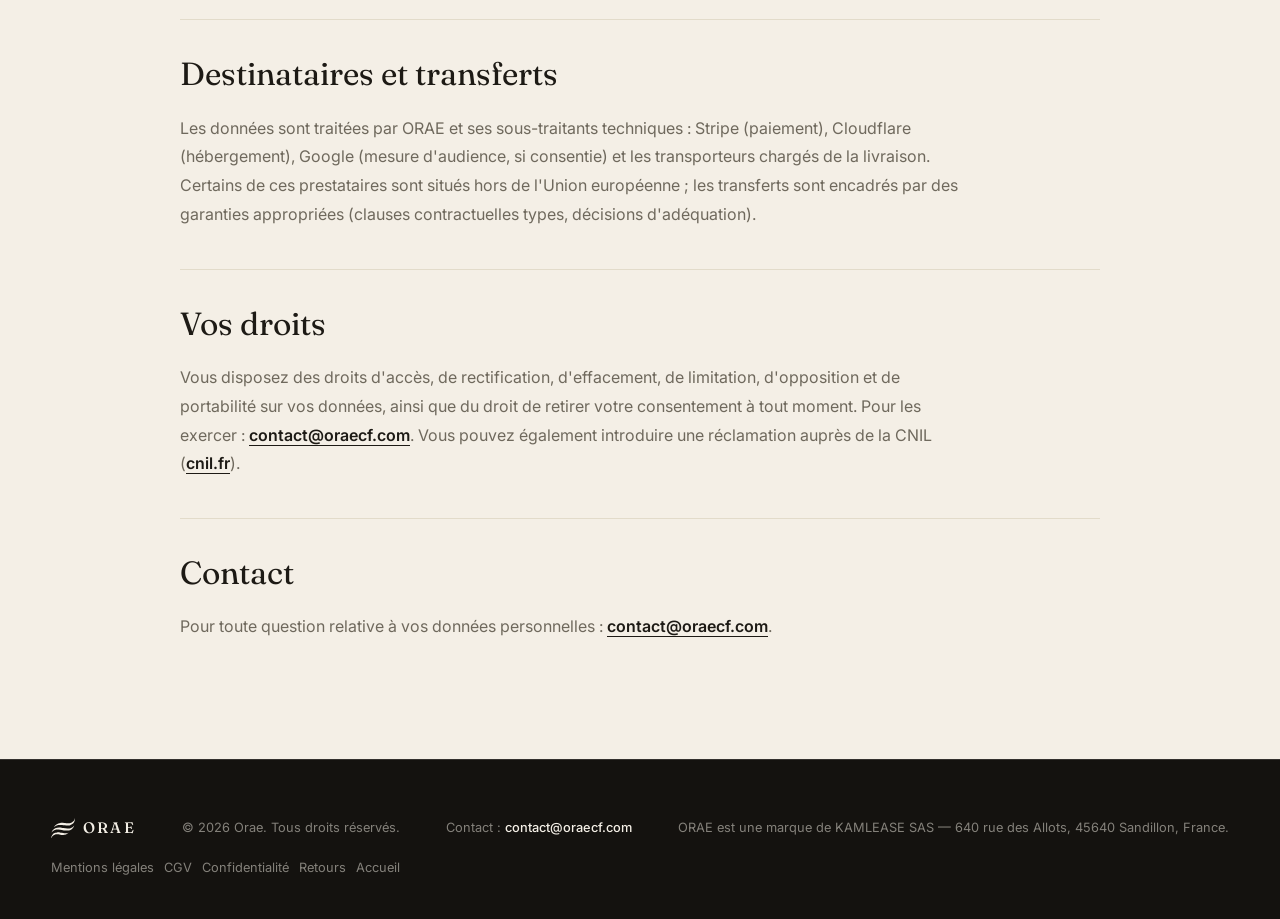
<file: politique-confidentialite.html>
<!DOCTYPE html>
<html lang="fr">
<head>
  <meta charset="UTF-8">
  <meta name="viewport" content="width=device-width, initial-scale=1.0">
  <title>Politique de confidentialité | ORAE</title>
  <meta name="description" content="Politique de confidentialité d'oraecf.com : données collectées lors des commandes, cookies, mesure d'audience et droits RGPD.">
  <meta name="robots" content="index, follow">
  <link rel="canonical" href="https://oraecf.com/politique-confidentialite.html">
  <meta property="og:type" content="website">
  <meta property="og:url" content="https://oraecf.com/politique-confidentialite.html">
  <meta property="og:title" content="Politique de confidentialité | ORAE">
  <meta property="og:description" content="Données personnelles, cookies et droits RGPD sur oraecf.com.">
  <meta property="og:image" content="https://oraecf.com/assets/brand/logo-orae-white-bg-1024.png">
  <link rel="icon" type="image/svg+xml" href="favicon.svg">
  <link rel="apple-touch-icon" sizes="180x180" href="assets/brand/logo-orae-white-bg-1024.png">
  <link rel="preconnect" href="https://fonts.googleapis.com">
  <link rel="preconnect" href="https://fonts.gstatic.com" crossorigin>
  <link rel="stylesheet" href="https://fonts.googleapis.com/css2?family=Fraunces:ital,opsz,wght@0,9..144,300;0,9..144,400;0,9..144,500&family=Inter:wght@300;400;500;600&display=swap">
  <link rel="stylesheet" href="styles.css?v=20260716-legal-1">
</head>
<body>
  <nav class="nav nav--scrolled" aria-label="Navigation principale">
    <div class="nav__inner">
      <a href="/" class="nav__logo" aria-label="Retour à l'accueil ORAE">
        <svg class="nav__logo-svg" viewBox="0 0 436 370" fill="none" xmlns="http://www.w3.org/2000/svg" aria-hidden="true">
          <path d="M435 20C432.1 51.3 421.6 78.6 405.1 97.1C393.4 110.4 369.3 124 347 130C327.8 135.1 324 135.5 294.5 135.4C269.7 135.3 264.4 135 248 132.6C206.7 126.7 194.9 125.7 167 125.6C143 125.6 139.5 125.8 130 127.8C103.3 133.7 81.2 144.1 59 161.4L52.6 166.5L58 158.5C65 148.4 85.8 127.3 97.4 118.7C119.7 102.2 145.1 91.8 170.3 88.9C184.9 87.2 216.1 88.3 240.5 91.4C251.5 92.8 266.2 94.4 273.2 95.1C289.7 96.6 324.4 95.8 336.5 93.6C382.5 85.2 416.1 59.3 429.5 21.8C431.3 16.7 433.4 9.5 434.2 6C435.5 -0.3 435.5 -0.4 435.8 3.5C436 5.7 435.7 13.1 435 20Z" fill="currentColor"/>
          <path d="M417.7 149.6C401.4 190.9 368.9 218.4 327 226.6C314.1 229.1 284.7 229.6 267 227.6C244.7 225.1 221.8 221.3 196.5 216C175.9 211.6 160.7 209.4 139.5 207.5C130.5 206.7 108.2 208.5 95.8 211C77.3 214.8 58.9 222.5 43.3 232.9C33.7 239.3 18.9 252.7 12.8 260.3C10.7 263 9 264.7 9 264.1C9 263.5 10.8 259.1 13 254.3C25.7 226.8 50.3 201.3 76.5 188.5C109 172.6 144.7 168.8 191.5 176.4C199.8 177.7 218.4 180.8 233 183.3C265.5 188.8 283.5 190.9 305 191.7C339.8 192.9 367.5 185.8 390.5 169.9C398.7 164.3 413.9 149 418.6 141.8C420.2 139.3 421.6 137.5 421.8 137.9C421.9 138.3 420.1 143.6 417.7 149.6Z" fill="currentColor"/>
          <path d="M160.2 262.5C166.4 263.3 182.1 266 195 268.6C241 277.6 245.7 278.2 266.5 278.4C279.3 278.5 287.4 278.1 291.5 277.1C298.5 275.6 311 271.6 314 270C321.3 266.1 306.2 279.6 293.5 288.3C284 294.8 277.6 298.1 267.2 301.9C252.6 307.3 245.1 308.5 226 308.5C207 308.4 199.1 307.6 171 302.4C134.3 295.7 118.9 294.4 98.8 296C91.8 296.6 81.6 298.2 76.3 299.6C64.5 302.6 48.8 310 40.4 316.3C27.4 326.2 13.9 343.3 4.9 361.5C2.6 366.2 0.6 369.9 0.4 369.7C-0.2 369.1 4.2 349.2 6.6 342.2C10 332 17.7 315.9 23.5 306.8C34.8 289.4 53.5 276 76.9 268.6C84.3 266.2 102 262.7 111 261.7C120.5 260.7 149.9 261.1 160.2 262.5Z" fill="currentColor"/>
        </svg>
        <span class="nav__brand">ORAE</span>
      </a>
      <div class="nav__links">
        <a href="/#products" class="nav__link">Produits</a>
        <a href="/#smart-control" class="nav__link">Mobile</a>
        <a href="/#features" class="nav__link">Avantages</a>
      </div>
    </div>
  </nav>

  <main class="policy-page">
    <header class="policy-hero">
      <span class="section-tag">Vie privée</span>
      <h1>Politique de confidentialité</h1>
      <p>Cette page décrit les données personnelles traitées lors de la navigation et des commandes sur oraecf.com, ainsi que vos droits.</p>
      <p class="policy-updated">Dernière mise à jour : 16 juillet 2026</p>
    </header>

    <section class="policy-content" aria-label="Politique de confidentialité">
      <article class="policy-section">
        <h2>Responsable de traitement</h2>
        <p>KAMLEASE (marque ORAE), SAS, 640 rue des Allots, 45640 Sandillon, France — SIREN 835 140 732. Contact : <a href="mailto:contact@oraecf.com">contact@oraecf.com</a>.</p>
      </article>

      <article class="policy-section">
        <h2>Données traitées et finalités</h2>
        <p><strong>Commandes.</strong> Le paiement s'effectue sur une page sécurisée opérée par Stripe. Les données nécessaires à la commande (identité, adresses de livraison et de facturation, email, téléphone, données de paiement) sont collectées par Stripe ; ORAE accède aux informations de commande et de livraison, mais jamais aux données complètes de carte bancaire. Base légale : exécution du contrat. Conservation : durée nécessaire au traitement de la commande puis archivage conformément aux obligations comptables et fiscales (jusqu'à 10 ans).</p>
        <p><strong>Contact.</strong> Les emails envoyés à contact@oraecf.com sont utilisés pour répondre aux demandes (base légale : intérêt légitime), et conservés le temps nécessaire au suivi.</p>
        <p><strong>Mesure d'audience.</strong> Avec votre consentement uniquement, Google Analytics mesure la fréquentation du site (pages vues, provenance, appareil). Base légale : consentement, retirable à tout moment via « Gérer les cookies » en bas de la page d'accueil.</p>
      </article>

      <article class="policy-section">
        <h2>Cookies et traceurs</h2>
        <p>Le site utilise :</p>
        <p><strong>Préférences fonctionnelles</strong> (exemptées de consentement) : choix de langue (« orae-lang ») et enregistrement de votre choix concernant les cookies (« orae-consent »), stockés dans votre navigateur.</p>
        <p><strong>Mesure d'audience — Google Analytics</strong> (soumis à consentement) : cookies « _ga* » déposés uniquement si vous cliquez sur « Accepter » dans la bannière. Sans action de votre part ou en cas de refus, aucun cookie de mesure d'audience n'est déposé. Votre choix est conservé 6 mois, puis la question vous est reposée.</p>
        <p><strong>Stripe</strong> : la page de paiement Stripe utilise ses propres cookies, nécessaires à la sécurité et à la prévention de la fraude (voir la politique de confidentialité de Stripe).</p>
      </article>

      <article class="policy-section">
        <h2>Destinataires et transferts</h2>
        <p>Les données sont traitées par ORAE et ses sous-traitants techniques : Stripe (paiement), Cloudflare (hébergement), Google (mesure d'audience, si consentie) et les transporteurs chargés de la livraison. Certains de ces prestataires sont situés hors de l'Union européenne ; les transferts sont encadrés par des garanties appropriées (clauses contractuelles types, décisions d'adéquation).</p>
      </article>

      <article class="policy-section">
        <h2>Vos droits</h2>
        <p>Vous disposez des droits d'accès, de rectification, d'effacement, de limitation, d'opposition et de portabilité sur vos données, ainsi que du droit de retirer votre consentement à tout moment. Pour les exercer : <a href="mailto:contact@oraecf.com">contact@oraecf.com</a>. Vous pouvez également introduire une réclamation auprès de la CNIL (<a href="https://www.cnil.fr" target="_blank" rel="noopener">cnil.fr</a>).</p>
      </article>

      <article class="policy-section policy-section--contact">
        <h2>Contact</h2>
        <p>Pour toute question relative à vos données personnelles : <a href="mailto:contact@oraecf.com">contact@oraecf.com</a>.</p>
      </article>
    </section>
  </main>

  <footer class="footer">
    <div class="footer__inner">
      <div class="footer__brand">
        <svg class="footer__logo" viewBox="0 0 436 370" fill="none" xmlns="http://www.w3.org/2000/svg" aria-hidden="true">
          <path d="M435 20C432.1 51.3 421.6 78.6 405.1 97.1C393.4 110.4 369.3 124 347 130C327.8 135.1 324 135.5 294.5 135.4C269.7 135.3 264.4 135 248 132.6C206.7 126.7 194.9 125.7 167 125.6C143 125.6 139.5 125.8 130 127.8C103.3 133.7 81.2 144.1 59 161.4L52.6 166.5L58 158.5C65 148.4 85.8 127.3 97.4 118.7C119.7 102.2 145.1 91.8 170.3 88.9C184.9 87.2 216.1 88.3 240.5 91.4C251.5 92.8 266.2 94.4 273.2 95.1C289.7 96.6 324.4 95.8 336.5 93.6C382.5 85.2 416.1 59.3 429.5 21.8C431.3 16.7 433.4 9.5 434.2 6C435.5 -0.3 435.5 -0.4 435.8 3.5C436 5.7 435.7 13.1 435 20Z" fill="currentColor"/>
          <path d="M417.7 149.6C401.4 190.9 368.9 218.4 327 226.6C314.1 229.1 284.7 229.6 267 227.6C244.7 225.1 221.8 221.3 196.5 216C175.9 211.6 160.7 209.4 139.5 207.5C130.5 206.7 108.2 208.5 95.8 211C77.3 214.8 58.9 222.5 43.3 232.9C33.7 239.3 18.9 252.7 12.8 260.3C10.7 263 9 264.7 9 264.1C9 263.5 10.8 259.1 13 254.3C25.7 226.8 50.3 201.3 76.5 188.5C109 172.6 144.7 168.8 191.5 176.4C199.8 177.7 218.4 180.8 233 183.3C265.5 188.8 283.5 190.9 305 191.7C339.8 192.9 367.5 185.8 390.5 169.9C398.7 164.3 413.9 149 418.6 141.8C420.2 139.3 421.6 137.5 421.8 137.9C421.9 138.3 420.1 143.6 417.7 149.6Z" fill="currentColor"/>
          <path d="M160.2 262.5C166.4 263.3 182.1 266 195 268.6C241 277.6 245.7 278.2 266.5 278.4C279.3 278.5 287.4 278.1 291.5 277.1C298.5 275.6 311 271.6 314 270C321.3 266.1 306.2 279.6 293.5 288.3C284 294.8 277.6 298.1 267.2 301.9C252.6 307.3 245.1 308.5 226 308.5C207 308.4 199.1 307.6 171 302.4C134.3 295.7 118.9 294.4 98.8 296C91.8 296.6 81.6 298.2 76.3 299.6C64.5 302.6 48.8 310 40.4 316.3C27.4 326.2 13.9 343.3 4.9 361.5C2.6 366.2 0.6 369.9 0.4 369.7C-0.2 369.1 4.2 349.2 6.6 342.2C10 332 17.7 315.9 23.5 306.8C34.8 289.4 53.5 276 76.9 268.6C84.3 266.2 102 262.7 111 261.7C120.5 260.7 149.9 261.1 160.2 262.5Z" fill="currentColor"/>
        </svg>
        <span>ORAE</span>
      </div>
      <p class="footer__copy">&copy; 2026 Orae. Tous droits réservés.</p>
      <p class="footer__contact">Contact : <a href="mailto:contact@oraecf.com">contact@oraecf.com</a></p>
      <p class="footer__company">ORAE est une marque de KAMLEASE SAS — 640 rue des Allots, 45640 Sandillon, France.</p>
      <nav class="footer__legal" aria-label="Liens légaux">
        <a href="/mentions-legales.html">Mentions légales</a>
        <a href="/cgv.html">CGV</a>
        <a href="/politique-confidentialite.html">Confidentialité</a>
        <a href="/politique-retours.html">Retours</a>
        <a href="/">Accueil</a>
      </nav>
    </div>
  </footer>
</body>
</html>
</file>
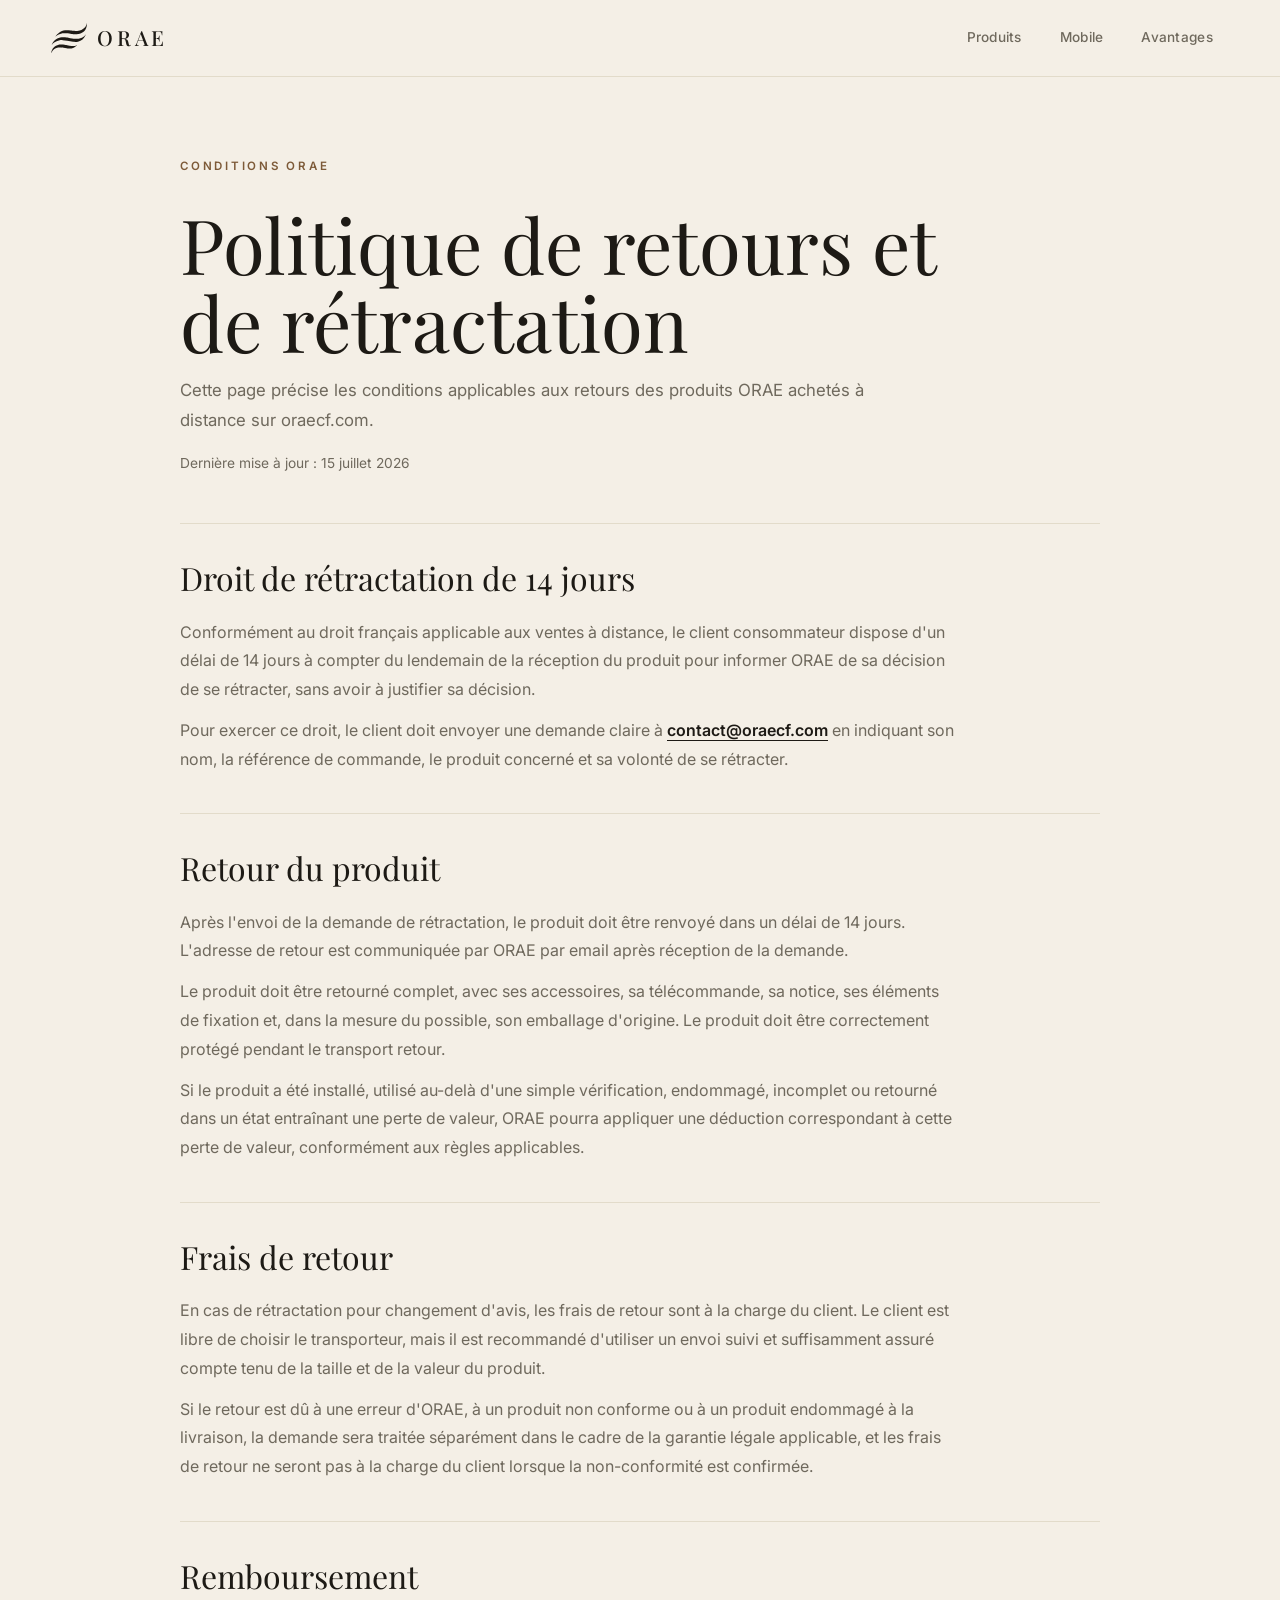
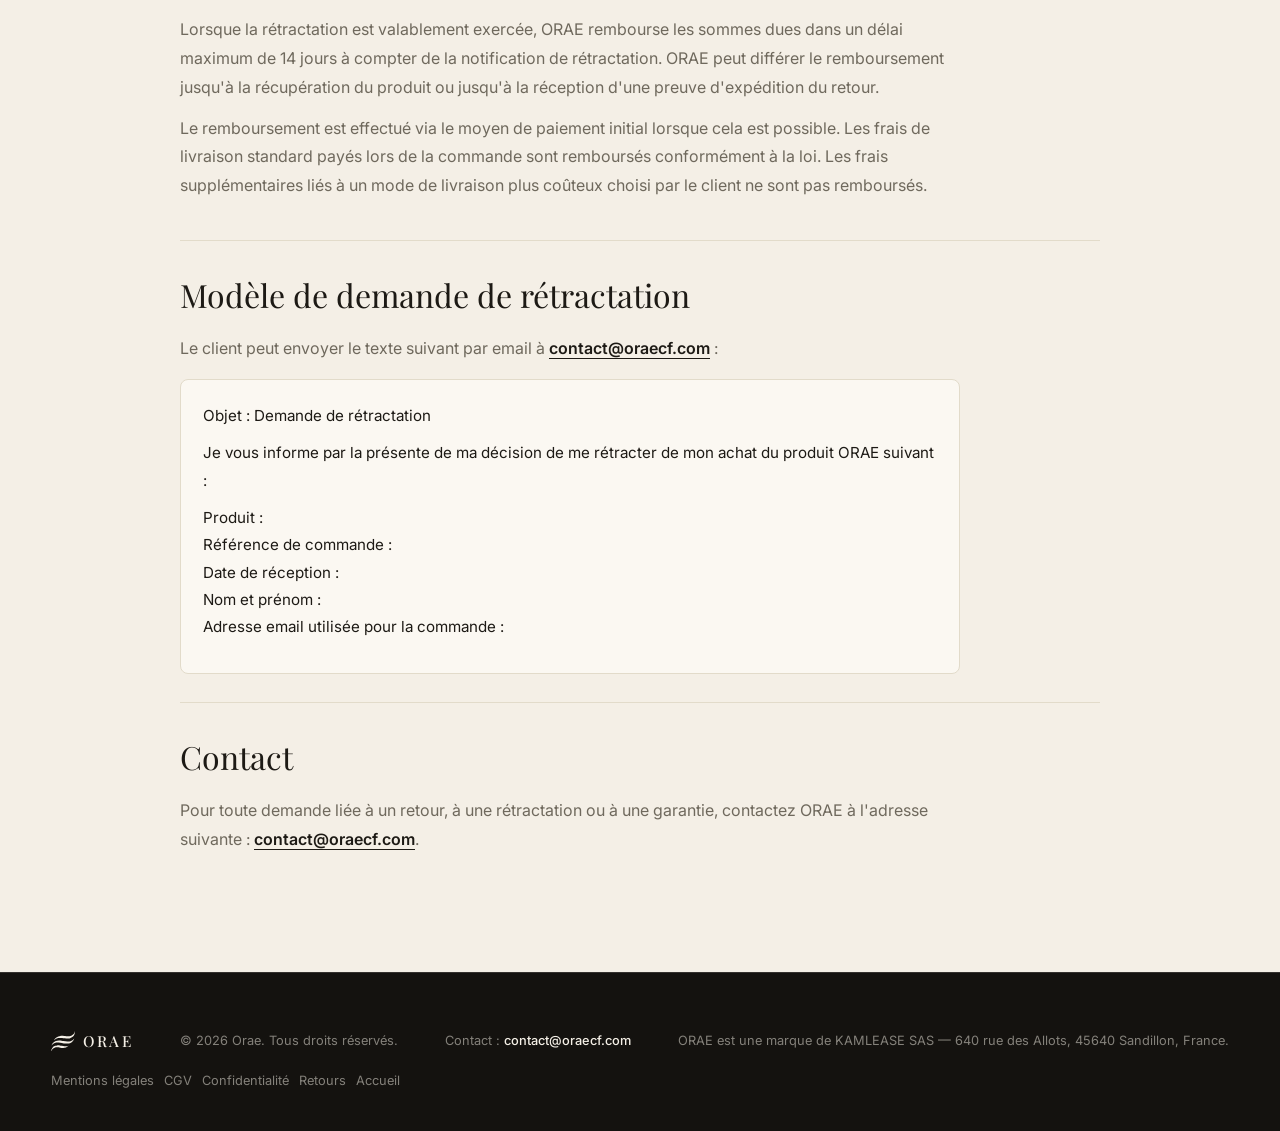
<file: politique-retours.html>
<!DOCTYPE html>
<html lang="fr">
<head>
  <meta charset="UTF-8">
  <meta name="viewport" content="width=device-width, initial-scale=1.0">
  <title>Politique de retours et de rétractation | ORAE</title>
  <meta name="description" content="Consultez la politique de retours ORAE : droit de rétractation de 14 jours, frais de retour, conditions de remboursement et procédure de demande.">
  <meta name="robots" content="index, follow">
  <link rel="canonical" href="https://oraecf.com/politique-retours.html">
  <meta property="og:type" content="website">
  <meta property="og:url" content="https://oraecf.com/politique-retours.html">
  <meta property="og:title" content="Politique de retours et de rétractation | ORAE">
  <meta property="og:description" content="Droit de rétractation de 14 jours, frais de retour et conditions de remboursement pour les produits ORAE.">
  <meta property="og:image" content="https://oraecf.com/assets/brand/logo-orae-white-bg-1024.png">
  <link rel="icon" type="image/svg+xml" href="favicon.svg">
  <link rel="apple-touch-icon" sizes="180x180" href="assets/brand/logo-orae-white-bg-1024.png">
  <link rel="preconnect" href="https://fonts.googleapis.com">
  <link rel="preconnect" href="https://fonts.gstatic.com" crossorigin>
  <link rel="stylesheet" href="https://fonts.googleapis.com/css2?family=Inter:wght@300;400;500;600&family=Playfair+Display:wght@400;500;600;700&display=swap">
  <link rel="stylesheet" href="styles.css?v=20260624-returns-1">
</head>
<body>
  <nav class="nav nav--scrolled" aria-label="Navigation principale">
    <div class="nav__inner">
      <a href="/" class="nav__logo" aria-label="Retour à l'accueil ORAE">
        <svg class="nav__logo-svg" viewBox="0 0 436 370" fill="none" xmlns="http://www.w3.org/2000/svg" aria-hidden="true">
          <path d="M435 20C432.1 51.3 421.6 78.6 405.1 97.1C393.4 110.4 369.3 124 347 130C327.8 135.1 324 135.5 294.5 135.4C269.7 135.3 264.4 135 248 132.6C206.7 126.7 194.9 125.7 167 125.6C143 125.6 139.5 125.8 130 127.8C103.3 133.7 81.2 144.1 59 161.4L52.6 166.5L58 158.5C65 148.4 85.8 127.3 97.4 118.7C119.7 102.2 145.1 91.8 170.3 88.9C184.9 87.2 216.1 88.3 240.5 91.4C251.5 92.8 266.2 94.4 273.2 95.1C289.7 96.6 324.4 95.8 336.5 93.6C382.5 85.2 416.1 59.3 429.5 21.8C431.3 16.7 433.4 9.5 434.2 6C435.5 -0.3 435.5 -0.4 435.8 3.5C436 5.7 435.7 13.1 435 20Z" fill="currentColor"/>
          <path d="M417.7 149.6C401.4 190.9 368.9 218.4 327 226.6C314.1 229.1 284.7 229.6 267 227.6C244.7 225.1 221.8 221.3 196.5 216C175.9 211.6 160.7 209.4 139.5 207.5C130.5 206.7 108.2 208.5 95.8 211C77.3 214.8 58.9 222.5 43.3 232.9C33.7 239.3 18.9 252.7 12.8 260.3C10.7 263 9 264.7 9 264.1C9 263.5 10.8 259.1 13 254.3C25.7 226.8 50.3 201.3 76.5 188.5C109 172.6 144.7 168.8 191.5 176.4C199.8 177.7 218.4 180.8 233 183.3C265.5 188.8 283.5 190.9 305 191.7C339.8 192.9 367.5 185.8 390.5 169.9C398.7 164.3 413.9 149 418.6 141.8C420.2 139.3 421.6 137.5 421.8 137.9C421.9 138.3 420.1 143.6 417.7 149.6Z" fill="currentColor"/>
          <path d="M160.2 262.5C166.4 263.3 182.1 266 195 268.6C241 277.6 245.7 278.2 266.5 278.4C279.3 278.5 287.4 278.1 291.5 277.1C298.5 275.6 311 271.6 314 270C321.3 266.1 306.2 279.6 293.5 288.3C284 294.8 277.6 298.1 267.2 301.9C252.6 307.3 245.1 308.5 226 308.5C207 308.4 199.1 307.6 171 302.4C134.3 295.7 118.9 294.4 98.8 296C91.8 296.6 81.6 298.2 76.3 299.6C64.5 302.6 48.8 310 40.4 316.3C27.4 326.2 13.9 343.3 4.9 361.5C2.6 366.2 0.6 369.9 0.4 369.7C-0.2 369.1 4.2 349.2 6.6 342.2C10 332 17.7 315.9 23.5 306.8C34.8 289.4 53.5 276 76.9 268.6C84.3 266.2 102 262.7 111 261.7C120.5 260.7 149.9 261.1 160.2 262.5Z" fill="currentColor"/>
        </svg>
        <span class="nav__brand">ORAE</span>
      </a>
      <div class="nav__links">
        <a href="/#products" class="nav__link">Produits</a>
        <a href="/#smart-control" class="nav__link">Mobile</a>
        <a href="/#features" class="nav__link">Avantages</a>
      </div>
    </div>
  </nav>

  <main class="policy-page">
    <header class="policy-hero">
      <span class="section-tag">Conditions ORAE</span>
      <h1>Politique de retours et de rétractation</h1>
      <p>Cette page précise les conditions applicables aux retours des produits ORAE achetés à distance sur oraecf.com.</p>
      <p class="policy-updated">Dernière mise à jour : 15 juillet 2026</p>
    </header>

    <section class="policy-content" aria-label="Politique de retours">
      <article class="policy-section">
        <h2>Droit de rétractation de 14 jours</h2>
        <p>Conformément au droit français applicable aux ventes à distance, le client consommateur dispose d'un délai de 14 jours à compter du lendemain de la réception du produit pour informer ORAE de sa décision de se rétracter, sans avoir à justifier sa décision.</p>
        <p>Pour exercer ce droit, le client doit envoyer une demande claire à <a href="mailto:contact@oraecf.com">contact@oraecf.com</a> en indiquant son nom, la référence de commande, le produit concerné et sa volonté de se rétracter.</p>
      </article>

      <article class="policy-section">
        <h2>Retour du produit</h2>
        <p>Après l'envoi de la demande de rétractation, le produit doit être renvoyé dans un délai de 14 jours. L'adresse de retour est communiquée par ORAE par email après réception de la demande.</p>
        <p>Le produit doit être retourné complet, avec ses accessoires, sa télécommande, sa notice, ses éléments de fixation et, dans la mesure du possible, son emballage d'origine. Le produit doit être correctement protégé pendant le transport retour.</p>
        <p>Si le produit a été installé, utilisé au-delà d'une simple vérification, endommagé, incomplet ou retourné dans un état entraînant une perte de valeur, ORAE pourra appliquer une déduction correspondant à cette perte de valeur, conformément aux règles applicables.</p>
      </article>

      <article class="policy-section">
        <h2>Frais de retour</h2>
        <p>En cas de rétractation pour changement d'avis, les frais de retour sont à la charge du client. Le client est libre de choisir le transporteur, mais il est recommandé d'utiliser un envoi suivi et suffisamment assuré compte tenu de la taille et de la valeur du produit.</p>
        <p>Si le retour est dû à une erreur d'ORAE, à un produit non conforme ou à un produit endommagé à la livraison, la demande sera traitée séparément dans le cadre de la garantie légale applicable, et les frais de retour ne seront pas à la charge du client lorsque la non-conformité est confirmée.</p>
      </article>

      <article class="policy-section">
        <h2>Remboursement</h2>
        <p>Lorsque la rétractation est valablement exercée, ORAE rembourse les sommes dues dans un délai maximum de 14 jours à compter de la notification de rétractation. ORAE peut différer le remboursement jusqu'à la récupération du produit ou jusqu'à la réception d'une preuve d'expédition du retour.</p>
        <p>Le remboursement est effectué via le moyen de paiement initial lorsque cela est possible. Les frais de livraison standard payés lors de la commande sont remboursés conformément à la loi. Les frais supplémentaires liés à un mode de livraison plus coûteux choisi par le client ne sont pas remboursés.</p>
      </article>

      <article class="policy-section">
        <h2>Modèle de demande de rétractation</h2>
        <p>Le client peut envoyer le texte suivant par email à <a href="mailto:contact@oraecf.com">contact@oraecf.com</a> :</p>
        <div class="policy-template">
          <p>Objet : Demande de rétractation</p>
          <p>Je vous informe par la présente de ma décision de me rétracter de mon achat du produit ORAE suivant :</p>
          <p>Produit :<br>Référence de commande :<br>Date de réception :<br>Nom et prénom :<br>Adresse email utilisée pour la commande :</p>
        </div>
      </article>

      <article class="policy-section policy-section--contact">
        <h2>Contact</h2>
        <p>Pour toute demande liée à un retour, à une rétractation ou à une garantie, contactez ORAE à l'adresse suivante : <a href="mailto:contact@oraecf.com">contact@oraecf.com</a>.</p>
      </article>
    </section>
  </main>

  <footer class="footer">
    <div class="footer__inner">
      <div class="footer__brand">
        <svg class="footer__logo" viewBox="0 0 436 370" fill="none" xmlns="http://www.w3.org/2000/svg" aria-hidden="true">
          <path d="M435 20C432.1 51.3 421.6 78.6 405.1 97.1C393.4 110.4 369.3 124 347 130C327.8 135.1 324 135.5 294.5 135.4C269.7 135.3 264.4 135 248 132.6C206.7 126.7 194.9 125.7 167 125.6C143 125.6 139.5 125.8 130 127.8C103.3 133.7 81.2 144.1 59 161.4L52.6 166.5L58 158.5C65 148.4 85.8 127.3 97.4 118.7C119.7 102.2 145.1 91.8 170.3 88.9C184.9 87.2 216.1 88.3 240.5 91.4C251.5 92.8 266.2 94.4 273.2 95.1C289.7 96.6 324.4 95.8 336.5 93.6C382.5 85.2 416.1 59.3 429.5 21.8C431.3 16.7 433.4 9.5 434.2 6C435.5 -0.3 435.5 -0.4 435.8 3.5C436 5.7 435.7 13.1 435 20Z" fill="currentColor"/>
          <path d="M417.7 149.6C401.4 190.9 368.9 218.4 327 226.6C314.1 229.1 284.7 229.6 267 227.6C244.7 225.1 221.8 221.3 196.5 216C175.9 211.6 160.7 209.4 139.5 207.5C130.5 206.7 108.2 208.5 95.8 211C77.3 214.8 58.9 222.5 43.3 232.9C33.7 239.3 18.9 252.7 12.8 260.3C10.7 263 9 264.7 9 264.1C9 263.5 10.8 259.1 13 254.3C25.7 226.8 50.3 201.3 76.5 188.5C109 172.6 144.7 168.8 191.5 176.4C199.8 177.7 218.4 180.8 233 183.3C265.5 188.8 283.5 190.9 305 191.7C339.8 192.9 367.5 185.8 390.5 169.9C398.7 164.3 413.9 149 418.6 141.8C420.2 139.3 421.6 137.5 421.8 137.9C421.9 138.3 420.1 143.6 417.7 149.6Z" fill="currentColor"/>
          <path d="M160.2 262.5C166.4 263.3 182.1 266 195 268.6C241 277.6 245.7 278.2 266.5 278.4C279.3 278.5 287.4 278.1 291.5 277.1C298.5 275.6 311 271.6 314 270C321.3 266.1 306.2 279.6 293.5 288.3C284 294.8 277.6 298.1 267.2 301.9C252.6 307.3 245.1 308.5 226 308.5C207 308.4 199.1 307.6 171 302.4C134.3 295.7 118.9 294.4 98.8 296C91.8 296.6 81.6 298.2 76.3 299.6C64.5 302.6 48.8 310 40.4 316.3C27.4 326.2 13.9 343.3 4.9 361.5C2.6 366.2 0.6 369.9 0.4 369.7C-0.2 369.1 4.2 349.2 6.6 342.2C10 332 17.7 315.9 23.5 306.8C34.8 289.4 53.5 276 76.9 268.6C84.3 266.2 102 262.7 111 261.7C120.5 260.7 149.9 261.1 160.2 262.5Z" fill="currentColor"/>
        </svg>
        <span>ORAE</span>
      </div>
      <p class="footer__copy">&copy; 2026 Orae. Tous droits réservés.</p>
      <p class="footer__contact">Contact : <a href="mailto:contact@oraecf.com">contact@oraecf.com</a></p>
      <p class="footer__company">ORAE est une marque de KAMLEASE SAS — 640 rue des Allots, 45640 Sandillon, France.</p>
      <nav class="footer__legal" aria-label="Liens légaux">
        <a href="/mentions-legales.html">Mentions légales</a>
        <a href="/cgv.html">CGV</a>
        <a href="/politique-confidentialite.html">Confidentialité</a>
        <a href="/politique-retours.html">Retours</a>
        <a href="/">Accueil</a>
      </nav>
    </div>
  </footer>
</body>
</html>
</file>
<file: styles.css>
/* ════════════════════════════════════════════════════════════
   ORAE — Editorial redesign
   Fraunces (display) + Inter (body) · warm dark ⇄ cream rhythm
   ════════════════════════════════════════════════════════════ */

/* ── Reset & Base ── */
*, *::before, *::after {
  margin: 0;
  padding: 0;
  box-sizing: border-box;
}

:root {
  --color-bg: #f4efe6;
  --color-bg-soft: #ede7d9;
  --color-surface: #fbf8f2;
  --color-dark: #14120f;
  --color-dark-soft: #1d1a15;
  --color-text: #1d1a15;
  --color-text-muted: #6f695d;
  --color-cream: #f4efe6;
  --color-cream-muted: rgba(244, 239, 230, 0.62);
  --color-accent: #c9976b;
  --color-accent-dark: #7d5a38; /* ≥4.5:1 on cream backgrounds for small text */
  --color-border: #e2dbca;
  --color-border-dark: rgba(244, 239, 230, 0.14);
  --font-sans: "Inter", system-ui, -apple-system, sans-serif;
  --font-serif: "Fraunces", "Playfair Display", Georgia, serif;
  --nav-height: 76px;
  --gutter: clamp(20px, 4vw, 56px);
  --radius: clamp(18px, 2.4vw, 28px);
  --ease-out: cubic-bezier(0.22, 1, 0.36, 1);
}

html {
  scroll-behavior: auto; /* Lenis handles smooth scroll */
  -webkit-font-smoothing: antialiased;
  -moz-osx-font-smoothing: grayscale;
}

body {
  font-family: var(--font-sans);
  color: var(--color-text);
  background: var(--color-bg);
  line-height: 1.6;
  overflow-x: hidden;
}

a {
  color: inherit;
  text-decoration: none;
}

img {
  max-width: 100%;
  display: block;
}

::selection {
  background: var(--color-accent);
  color: var(--color-dark);
}

/* Double ring: dark inner ring reads on cream, accent outline reads on dark. */
:focus-visible {
  outline: 2px solid var(--color-accent);
  outline-offset: 3px;
  box-shadow: 0 0 0 2px rgba(20, 18, 15, 0.9);
}

/* ── Skip link ── */
.skip-link {
  position: fixed;
  top: 10px;
  left: 10px;
  z-index: 1000;
  padding: 10px 18px;
  background: var(--color-dark);
  color: var(--color-cream);
  border-radius: 999px;
  font-size: 0.8rem;
  transform: translateY(-200%);
  transition: transform 0.25s var(--ease-out);
}

.skip-link:focus-visible {
  transform: translateY(0);
}

/* ── Film grain ── */
.grain {
  position: fixed;
  inset: 0;
  z-index: 900;
  pointer-events: none;
  opacity: 0.05;
  background-image: url("data:image/svg+xml,%3Csvg xmlns='http://www.w3.org/2000/svg' width='240' height='240'%3E%3Cfilter id='n'%3E%3CfeTurbulence type='fractalNoise' baseFrequency='0.85' numOctaves='2' stitchTiles='stitch'/%3E%3C/filter%3E%3Crect width='100%25' height='100%25' filter='url(%23n)'/%3E%3C/svg%3E");
  background-size: 240px 240px;
}

/* ── Custom cursor ── */
.cursor {
  display: none;
}

html.has-cursor .cursor {
  display: block;
  position: fixed;
  top: 0;
  left: 0;
  z-index: 950;
  pointer-events: none;
}

html.has-cursor .cursor__dot,
html.has-cursor .cursor__ring {
  position: fixed;
  top: 0;
  left: 0;
  border-radius: 50%;
  pointer-events: none;
  opacity: 0;
}

html.has-cursor .cursor__dot {
  width: 6px;
  height: 6px;
  margin: -3px 0 0 -3px;
  background: var(--color-accent);
}

html.has-cursor .cursor__ring {
  width: 38px;
  height: 38px;
  margin: -19px 0 0 -19px;
  border: 1px solid rgba(201, 151, 107, 0.65);
  display: flex;
  align-items: center;
  justify-content: center;
  transition: width 0.3s var(--ease-out), height 0.3s var(--ease-out),
    margin 0.3s var(--ease-out), background 0.3s var(--ease-out);
}

html.has-cursor .cursor__ring::after {
  content: attr(data-label);
  font-size: 0.6rem;
  font-weight: 600;
  letter-spacing: 0.12em;
  text-transform: uppercase;
  color: var(--color-dark);
  opacity: 0;
  transition: opacity 0.2s;
}

html.has-cursor .cursor--hover .cursor__ring {
  width: 56px;
  height: 56px;
  margin: -28px 0 0 -28px;
  background: rgba(201, 151, 107, 0.18);
}

html.has-cursor .cursor--view .cursor__ring {
  width: 84px;
  height: 84px;
  margin: -42px 0 0 -42px;
  background: rgba(244, 239, 230, 0.92);
  border-color: transparent;
}

html.has-cursor .cursor--view .cursor__ring::after {
  opacity: 1;
}

html.has-cursor .cursor--view .cursor__dot {
  opacity: 0 !important;
}

/* ── Navigation ── */
.nav {
  position: fixed;
  top: 0;
  left: 0;
  right: 0;
  z-index: 100;
  transition: background 0.35s, backdrop-filter 0.35s;
}

.nav--scrolled {
  background: rgba(244, 239, 230, 0.86);
  backdrop-filter: blur(14px);
  -webkit-backdrop-filter: blur(14px);
  border-bottom: 1px solid var(--color-border);
}

.nav__inner {
  max-width: 1440px;
  margin: 0 auto;
  padding: 0 var(--gutter);
  height: var(--nav-height);
  display: flex;
  align-items: center;
  justify-content: space-between;
}

.nav__logo {
  display: flex;
  align-items: center;
  gap: 10px;
}

.nav__logo-svg {
  width: 36px;
  height: auto;
  color: var(--color-cream);
  transition: color 0.3s ease;
}

.nav--scrolled .nav__logo-svg {
  color: var(--color-text);
}

.nav__brand {
  font-family: var(--font-serif);
  font-size: 1.3rem;
  font-weight: 500;
  letter-spacing: 0.18em;
  color: var(--color-cream);
  transition: color 0.3s ease;
}

.nav--scrolled .nav__brand {
  color: var(--color-text);
}

.nav__links {
  display: flex;
  gap: 6px;
}

.nav__link {
  position: relative;
  font-size: 0.85rem;
  font-weight: 500;
  color: rgba(244, 239, 230, 0.85);
  letter-spacing: 0.02em;
  padding: 9px 16px;
  border-radius: 999px;
  transition: color 0.3s ease, background 0.3s ease;
}

.nav__link:hover {
  color: var(--color-cream);
  background: rgba(244, 239, 230, 0.1);
}

.nav--scrolled .nav__link {
  color: var(--color-text-muted);
}

.nav--scrolled .nav__link:hover {
  color: var(--color-text);
  background: rgba(29, 26, 21, 0.06);
}

.nav__actions {
  display: flex;
  align-items: center;
  gap: 14px;
}

.nav__lang {
  background: transparent;
  border: 1px solid rgba(244, 239, 230, 0.35);
  border-radius: 999px;
  padding: 9px 16px;
  font-size: 0.72rem;
  font-weight: 600;
  letter-spacing: 0.1em;
  cursor: pointer;
  color: var(--color-cream);
  transition: all 0.3s ease;
  font-family: var(--font-sans);
}

.nav__lang:hover {
  background: var(--color-cream);
  color: var(--color-dark);
  border-color: var(--color-cream);
}

.nav--scrolled .nav__lang {
  border-color: var(--color-border);
  color: var(--color-text);
}

.nav--scrolled .nav__lang:hover {
  background: var(--color-text);
  color: var(--color-bg);
  border-color: var(--color-text);
}

.nav__menu-btn {
  display: none;
  flex-direction: column;
  gap: 5px;
  background: none;
  border: none;
  cursor: pointer;
  padding: 6px;
}

.nav__menu-btn span {
  display: block;
  width: 24px;
  height: 2px;
  background: var(--color-cream);
  transition: transform 0.3s, opacity 0.3s, background 0.3s;
}

.nav--scrolled .nav__menu-btn span {
  background: var(--color-text);
}

.nav__menu-btn.active span:first-child {
  transform: translateY(3.5px) rotate(45deg);
}

.nav__menu-btn.active span:last-child {
  transform: translateY(-3.5px) rotate(-45deg);
}

.nav__mobile {
  display: none;
  flex-direction: column;
  padding: 8px 24px 28px;
  gap: 4px;
  background: rgba(244, 239, 230, 0.97);
  backdrop-filter: blur(14px);
  -webkit-backdrop-filter: blur(14px);
  border-bottom: 1px solid var(--color-border);
}

.nav__mobile.active {
  display: flex;
}

.nav__mobile-link {
  font-family: var(--font-serif);
  font-size: 1.5rem;
  color: var(--color-text);
  padding: 12px 0;
  border-bottom: 1px solid var(--color-border);
}

@media (max-width: 820px) {
  .nav__links {
    display: none;
  }
  .nav__menu-btn {
    display: flex;
  }
}

/* ── Buttons ── */
.btn {
  display: inline-flex;
  align-items: center;
  justify-content: center;
  gap: 10px;
  padding: 16px 32px;
  border-radius: 999px;
  font-family: var(--font-sans);
  font-size: 0.875rem;
  font-weight: 500;
  letter-spacing: 0.03em;
  border: 1px solid transparent;
  cursor: pointer;
  transition: background 0.3s var(--ease-out), color 0.3s var(--ease-out),
    border-color 0.3s var(--ease-out), box-shadow 0.3s var(--ease-out);
}

.btn__arrow {
  width: 16px;
  height: 16px;
  transition: transform 0.3s var(--ease-out);
}

.btn:hover .btn__arrow {
  transform: translateX(4px);
}

.btn--light {
  background: var(--color-cream);
  color: var(--color-dark);
}

.btn--light:hover {
  box-shadow: 0 14px 40px rgba(201, 151, 107, 0.25);
}

.btn--ghost {
  border-color: rgba(244, 239, 230, 0.35);
  color: var(--color-cream);
}

.btn--ghost:hover {
  border-color: var(--color-cream);
  background: rgba(244, 239, 230, 0.08);
}

/* ── Hero ── */
.hero {
  position: relative;
  min-height: 100vh;
  min-height: 100svh;
  display: flex;
  flex-direction: column;
  align-items: center;
  justify-content: flex-end;
  overflow: hidden;
  background:
    radial-gradient(120% 90% at 50% -10%, #2b2317 0%, rgba(43, 35, 23, 0) 55%),
    linear-gradient(180deg, #191611 0%, var(--color-dark) 60%, #100e0b 100%);
  padding: calc(var(--nav-height) + 12px) var(--gutter) clamp(28px, 5vh, 56px);
}

.hero__atmosphere {
  position: absolute;
  inset: 0;
  pointer-events: none;
}

.hero__glow {
  position: absolute;
  top: -12%;
  left: 50%;
  transform: translateX(-50%);
  width: min(900px, 120vw);
  aspect-ratio: 1;
  background: radial-gradient(
    circle at 50% 28%,
    rgba(255, 205, 150, 0.28) 0%,
    rgba(255, 190, 130, 0.1) 32%,
    rgba(255, 190, 130, 0) 62%
  );
}

.hero__halo {
  position: absolute;
  top: 16%;
  left: 50%;
  transform: translate(-50%, 0);
  width: min(620px, 86vw);
  aspect-ratio: 1;
  border: 1px solid rgba(244, 239, 230, 0.07);
  border-radius: 50%;
}

.fan-3d {
  position: absolute;
  top: 0;
  left: 50%;
  transform: translateX(-50%);
  width: min(880px, 110vw);
  height: clamp(300px, 42vh, 480px);
  pointer-events: none;
}

.fan-3d__canvas {
  width: 100%;
  height: 100%;
  display: block;
  opacity: 0;
  transition: opacity 1.2s ease 0.15s;
}

.fan-3d--ready .fan-3d__canvas {
  opacity: 1;
}

.hero__content {
  position: relative;
  z-index: 2;
  text-align: center;
  max-width: 980px;
  margin-top: auto;
}

.hero__eyebrow {
  font-size: 0.72rem;
  font-weight: 600;
  letter-spacing: 0.28em;
  text-transform: uppercase;
  color: var(--color-accent);
  margin-bottom: clamp(14px, 2vh, 22px);
}

.hero__title {
  font-family: var(--font-serif);
  font-weight: 400;
  line-height: 0.98;
  margin-bottom: clamp(16px, 2.6vh, 26px);
  color: var(--color-cream);
}

.hero__mask {
  display: block;
  overflow: hidden;
  padding-bottom: 0.08em;
}

.hero__title-line {
  display: block;
  font-size: clamp(3rem, 9.5vw, 7.75rem);
  letter-spacing: -0.02em;
}

.hero__title-line--accent {
  font-style: italic;
  font-weight: 300;
  color: var(--color-accent);
}

.hero__subtitle {
  font-size: clamp(1rem, 1.6vw, 1.2rem);
  color: var(--color-cream-muted);
  max-width: 520px;
  margin: 0 auto clamp(24px, 4vh, 40px);
  font-weight: 300;
}

.hero__actions {
  display: flex;
  align-items: center;
  justify-content: center;
  gap: 14px;
  flex-wrap: wrap;
}

.hero__footer {
  position: relative;
  z-index: 2;
  width: 100%;
  max-width: 1440px;
  margin-top: clamp(36px, 7vh, 72px);
  display: flex;
  align-items: flex-end;
  justify-content: space-between;
  gap: 24px;
}

.hero__scroll-indicator {
  display: flex;
  flex-direction: column;
  align-items: flex-start;
  gap: 8px;
}

.hero__scroll-indicator span {
  font-size: 0.66rem;
  letter-spacing: 0.22em;
  text-transform: uppercase;
  color: rgba(244, 239, 230, 0.68);
}

.hero__scroll-line {
  width: 1px;
  height: 44px;
  background: rgba(244, 239, 230, 0.3);
  transform-origin: top;
}

.hero__spec {
  text-align: right;
}

/* Desktop: editorial split — copy on the left, the 3D fan on the right.
   The canvas sits below .hero__content in the stacking order, so blade
   tips sweep behind the text. */
@media (min-width: 900px) {
  .hero {
    align-items: flex-start;
  }
  .fan-3d {
    left: auto;
    right: -2vw;
    transform: none;
    width: min(46vw, 720px);
    height: min(68vh, 660px);
    z-index: 3; /* in front of the copy: the fan is never clipped by it */
  }
  /* Glow and halo track the fan axis (canvas center ≈ 79vw, hub ≈ 42vh) */
  .hero__glow {
    left: auto;
    right: -11vw;
    transform: none;
    top: -8%;
    width: min(780px, 60vw);
  }
  .hero__halo {
    left: auto;
    right: 1vw;
    transform: none;
    top: 9%;
    width: min(520px, 40vw);
  }
  .hero__content {
    text-align: left;
    max-width: 640px;
    margin-top: auto;
    margin-bottom: auto;
  }
  .hero__title-line {
    font-size: clamp(3rem, 6vw, 6rem);
  }
  .hero__title-line--accent {
    font-size: clamp(3.4rem, 7vw, 7rem);
  }
  .hero__subtitle {
    margin-left: 0;
    max-width: 460px;
  }
  .hero__actions {
    justify-content: flex-start;
  }
}

@media (max-width: 720px) {
  .hero__footer {
    flex-wrap: wrap;
    justify-content: center;
    row-gap: 20px;
  }
  .hero__scroll-indicator {
    display: none;
  }
}

.hero__spec strong {
  display: block;
  font-family: var(--font-serif);
  font-size: clamp(1.5rem, 2.6vw, 2.2rem);
  font-weight: 400;
  color: var(--color-cream);
  line-height: 1.1;
}

.hero__spec span {
  font-size: 0.74rem;
  letter-spacing: 0.08em;
  text-transform: uppercase;
  color: rgba(244, 239, 230, 0.68);
}

/* ── Marquee ── */
.marquee {
  position: relative;
  background: var(--color-dark);
  color: var(--color-cream);
  padding: clamp(20px, 3.4vh, 34px) 0 clamp(52px, 8vh, 84px);
  overflow: hidden;
}

.marquee__track {
  display: flex;
  align-items: center;
  gap: clamp(28px, 4vw, 56px);
  width: max-content;
  white-space: nowrap;
  will-change: transform;
}

.marquee__item {
  display: inline-flex;
  align-items: center;
  gap: clamp(28px, 4vw, 56px);
  font-family: var(--font-serif);
  font-size: clamp(1.3rem, 2.6vw, 2.1rem);
  font-weight: 300;
  color: rgba(244, 239, 230, 0.85);
}

.marquee__dot {
  width: 7px;
  height: 7px;
  border-radius: 50%;
  background: var(--color-accent);
  flex: none;
}

/* ── Section shared ── */
.section-tag {
  display: inline-block;
  font-size: 0.72rem;
  font-weight: 600;
  letter-spacing: 0.24em;
  text-transform: uppercase;
  color: var(--color-accent-dark);
  margin-bottom: 14px;
}

.section-tag--light {
  color: var(--color-accent);
}

.section-title {
  font-family: var(--font-serif);
  font-size: clamp(2.3rem, 5vw, 4.4rem);
  font-weight: 400;
  line-height: 1.04;
  letter-spacing: -0.015em;
  margin-bottom: 18px;
}

.section-desc {
  font-size: 1.05rem;
  color: var(--color-text-muted);
  max-width: 520px;
  font-weight: 300;
}

/* ── Parallax frames ── */
[data-parallax-frame] {
  overflow: hidden;
}

[data-parallax-frame] [data-parallax-img] {
  height: 116%;
  width: 100%;
  object-fit: cover;
  will-change: transform;
}

/* ── Products ── */
.products {
  position: relative;
  z-index: 2;
  padding: clamp(72px, 10vh, 130px) var(--gutter) clamp(56px, 8vh, 96px);
  max-width: 1440px;
  margin: calc(-1 * clamp(28px, 5vh, 48px)) auto 0;
  background: var(--color-bg);
  border-radius: clamp(24px, 4vw, 48px) clamp(24px, 4vw, 48px) 0 0;
}

.products__header {
  text-align: center;
  margin-bottom: clamp(40px, 6vh, 72px);
}

.products__header .section-desc {
  margin: 0 auto;
}

.products__showcase {
  position: relative;
  margin-bottom: clamp(56px, 9vh, 110px);
  border-radius: var(--radius);
  aspect-ratio: 16 / 7.5;
}

.products__showcase-img {
  display: block;
}

.products__showcase-caption {
  position: absolute;
  left: 18px;
  bottom: 14px;
  padding: 9px 16px;
  border-radius: 999px;
  background: rgba(20, 18, 15, 0.55);
  color: var(--color-cream);
  font-size: 0.72rem;
  letter-spacing: 0.14em;
  text-transform: uppercase;
  backdrop-filter: blur(8px);
  -webkit-backdrop-filter: blur(8px);
}

.products__list {
  display: flex;
  flex-direction: column;
  gap: clamp(64px, 11vh, 130px);
}

.product-row {
  display: grid;
  grid-template-columns: minmax(0, 7fr) minmax(0, 5fr);
  gap: clamp(28px, 5vw, 88px);
  align-items: center;
}

.product-row--reverse .product-row__media {
  order: 2;
}

.product-row--reverse .product-row__info {
  order: 1;
}

.product-row__media {
  position: relative;
  aspect-ratio: 1 / 0.92;
  border-radius: var(--radius);
  background: var(--color-bg-soft);
  cursor: pointer;
}

.product-row__index {
  position: absolute;
  top: 14px;
  left: 20px;
  z-index: 3;
  font-family: var(--font-serif);
  font-style: italic;
  font-size: clamp(2.4rem, 4vw, 3.6rem);
  font-weight: 300;
  color: rgba(244, 239, 230, 0.9);
  text-shadow: 0 2px 24px rgba(20, 18, 15, 0.35);
}

.product-row__img {
  position: absolute;
  inset: 0;
  width: 100%;
  object-fit: cover;
  transition: opacity 0.7s var(--ease-out), transform 0.9s var(--ease-out);
}

.product-row__img--lifestyle {
  opacity: 1;
  z-index: 1;
}

.product-row__img--product {
  height: 100%;
  opacity: 0;
  z-index: 2;
  transform: scale(1.04);
}

.product-row__media:hover .product-row__img--lifestyle,
.product-row:focus-within .product-row__img--lifestyle {
  transform: scale(1.03);
}

.product-row__media:hover .product-row__img--product,
.product-row:focus-within .product-row__img--product {
  opacity: 1;
  transform: scale(1);
}

.product-row__name {
  font-family: var(--font-serif);
  font-size: clamp(1.7rem, 2.8vw, 2.5rem);
  font-weight: 400;
  line-height: 1.1;
  margin-bottom: 12px;
}

.product-row__desc {
  font-size: 1rem;
  color: var(--color-text-muted);
  font-weight: 300;
  max-width: 420px;
  margin-bottom: 28px;
}

.product-row__purchase {
  display: flex;
  flex-direction: column;
  gap: 12px;
  padding-top: 22px;
  border-top: 1px solid var(--color-border);
  max-width: 420px;
}

.product-row__purchase-head {
  display: flex;
  align-items: baseline;
  justify-content: space-between;
  gap: 12px;
}

.product-row__price {
  font-family: var(--font-serif);
  font-size: 1.7rem;
  font-weight: 400;
  color: var(--color-text);
}

.product-row__stock {
  font-size: 0.72rem;
  font-weight: 600;
  letter-spacing: 0.08em;
  text-transform: uppercase;
  color: var(--color-accent-dark);
  white-space: nowrap;
}

.product-row__buy {
  display: inline-flex;
  align-items: center;
  justify-content: center;
  width: 100%;
  min-height: 52px;
  padding: 14px 24px;
  background: var(--color-dark);
  color: var(--color-cream);
  border: 1px solid var(--color-dark);
  border-radius: 999px;
  font: inherit;
  font-size: 0.875rem;
  font-weight: 500;
  letter-spacing: 0.03em;
  cursor: pointer;
  transition: background 0.3s var(--ease-out), border-color 0.3s var(--ease-out),
    color 0.3s var(--ease-out), box-shadow 0.3s var(--ease-out);
}

.product-row__buy:not(:disabled):hover {
  background: var(--color-accent-dark);
  border-color: var(--color-accent-dark);
  box-shadow: 0 16px 40px rgba(154, 116, 76, 0.28);
}

.product-row__buy:disabled {
  background: var(--color-bg-soft);
  border-color: var(--color-bg-soft);
  color: var(--color-text-muted);
  cursor: not-allowed;
}

.product-row__shipping {
  display: block;
  color: var(--color-text-muted);
  font-size: 0.72rem;
  line-height: 1.5;
  text-align: center;
}

.product-row__manual {
  display: inline-block;
  margin-top: 18px;
  color: var(--color-text-muted);
  font-size: 0.8rem;
  font-weight: 500;
  letter-spacing: 0.02em;
  border-bottom: 1px solid var(--color-border);
  padding-bottom: 3px;
  transition: color 0.25s, border-color 0.25s;
}

.product-row__manual:hover {
  color: var(--color-text);
  border-color: var(--color-accent-dark);
}

.products__checkout-note {
  margin-top: clamp(48px, 7vh, 72px);
  color: var(--color-text-muted);
  font-size: 0.78rem;
  line-height: 1.5;
  text-align: center;
}

@media (max-width: 900px) {
  .product-row {
    grid-template-columns: 1fr;
    gap: 24px;
  }
  .product-row--reverse .product-row__media {
    order: 0;
  }
  .product-row--reverse .product-row__info {
    order: 0;
  }
  .product-row__purchase,
  .product-row__desc {
    max-width: none;
  }
}

/* ── Trust strip ── */
.trust-strip {
  max-width: 1440px;
  margin: 0 auto;
  padding: 0 var(--gutter) clamp(64px, 9vh, 110px);
}

.trust-strip__grid {
  max-width: 1280px;
  margin: 0 auto;
  display: grid;
  grid-template-columns: repeat(4, minmax(0, 1fr));
  gap: clamp(24px, 3.5vw, 44px);
}

.trust-strip__item {
  border-top: 1px solid var(--color-border);
  padding-top: 18px;
}

.trust-strip__title {
  display: block;
  font-family: var(--font-serif);
  font-size: 1.05rem;
  font-weight: 500;
  margin-bottom: 6px;
}

.trust-strip__desc {
  display: block;
  font-size: 0.82rem;
  color: var(--color-text-muted);
  line-height: 1.5;
  font-weight: 300;
  max-width: 240px;
}

@media (max-width: 900px) {
  .trust-strip__grid {
    grid-template-columns: repeat(2, minmax(0, 1fr));
  }
}

@media (max-width: 480px) {
  .trust-strip__grid {
    grid-template-columns: 1fr;
  }
}

/* ── Stats ── */
.stats {
  background: var(--color-dark);
  color: var(--color-cream);
  padding: clamp(72px, 11vh, 130px) var(--gutter);
}

.stats__grid {
  max-width: 1280px;
  margin: 0 auto;
  display: grid;
  grid-template-columns: repeat(4, minmax(0, 1fr));
  gap: clamp(28px, 4vw, 48px);
}

.stat {
  border-top: 1px solid var(--color-border-dark);
  padding-top: 22px;
}

.stat__value {
  display: flex;
  align-items: baseline;
  gap: 6px;
  font-family: var(--font-serif);
  line-height: 1;
  margin-bottom: 12px;
}

.stat__num {
  font-size: clamp(3.2rem, 6vw, 5.4rem);
  font-weight: 300;
  letter-spacing: -0.02em;
  color: var(--color-cream);
  font-variant-numeric: tabular-nums;
}

.stat__unit {
  font-size: clamp(1.2rem, 2vw, 1.7rem);
  font-style: italic;
  color: var(--color-accent);
}

.stat__label {
  display: block;
  font-size: 0.82rem;
  color: rgba(244, 239, 230, 0.55);
  line-height: 1.5;
  max-width: 220px;
}

@media (max-width: 900px) {
  .stats__grid {
    grid-template-columns: repeat(2, minmax(0, 1fr));
  }
}

@media (max-width: 480px) {
  .stats__grid {
    grid-template-columns: 1fr;
  }
}

/* ── Features ── */
.features {
  padding: clamp(72px, 11vh, 130px) var(--gutter);
  background: var(--color-surface);
}

.features__header {
  max-width: 1280px;
  margin: 0 auto clamp(36px, 6vh, 64px);
}

.features__image {
  max-width: 1280px;
  margin: 0 auto clamp(40px, 7vh, 80px);
  border-radius: var(--radius);
  aspect-ratio: 16 / 7;
}

.features__list {
  max-width: 1280px;
  margin: 0 auto;
  display: grid;
  grid-template-columns: repeat(2, minmax(0, 1fr));
  gap: clamp(8px, 1.5vw, 16px) clamp(40px, 5vw, 80px);
}

.feature {
  display: grid;
  grid-template-columns: auto auto 1fr;
  gap: 20px;
  align-items: start;
  padding: clamp(24px, 3.4vh, 36px) 0;
  border-top: 1px solid var(--color-border);
  transition: border-color 0.3s;
}

.feature:hover {
  border-top-color: var(--color-accent);
}

.feature__num {
  font-family: var(--font-serif);
  font-style: italic;
  font-size: 0.95rem;
  color: var(--color-accent-dark);
  padding-top: 4px;
}

.feature__icon {
  width: 30px;
  height: 30px;
  color: var(--color-accent-dark);
  opacity: 0.85;
  padding-top: 2px;
}

.feature__icon svg {
  width: 100%;
  height: 100%;
}

.feature__title {
  font-family: var(--font-serif);
  font-size: 1.35rem;
  font-weight: 400;
  margin-bottom: 8px;
}

.feature__desc {
  font-size: 0.9rem;
  color: var(--color-text-muted);
  line-height: 1.65;
  font-weight: 300;
  max-width: 420px;
}

@media (max-width: 820px) {
  .features__list {
    grid-template-columns: 1fr;
  }
}

/* ── Smart Control ── */
.smart-control {
  padding: clamp(72px, 11vh, 130px) var(--gutter);
  background: var(--color-bg);
  display: grid;
  grid-template-columns: minmax(0, 560px) minmax(320px, 440px);
  gap: clamp(56px, 6vw, 96px);
  align-items: center;
  justify-content: center;
  overflow: hidden;
}

.smart-control__content {
  max-width: 560px;
  justify-self: start;
}

.smart-control__points {
  display: grid;
  grid-template-columns: repeat(3, minmax(0, 1fr));
  gap: 12px;
  margin: 32px 0;
}

.smart-control__point {
  border-top: 1px solid var(--color-border);
  padding-top: 14px;
}

.smart-control__point-value {
  display: block;
  font-family: var(--font-serif);
  font-size: 1.7rem;
  line-height: 1;
  color: var(--color-text);
  margin-bottom: 8px;
}

.smart-control__point span:last-child {
  display: block;
  font-size: 0.78rem;
  color: var(--color-text-muted);
  line-height: 1.4;
}

.smart-control__apps {
  display: flex;
  flex-wrap: wrap;
  gap: 12px;
}

.smart-control__app-link {
  display: inline-flex;
  align-items: center;
  gap: 10px;
  padding: 12px 18px;
  border-radius: 999px;
  border: 1px solid var(--color-border);
  color: var(--color-text);
  background: var(--color-surface);
  font-size: 0.85rem;
  font-weight: 500;
  transition: border-color 0.25s, box-shadow 0.25s;
}

.smart-control__app-link:hover {
  border-color: var(--color-accent);
  box-shadow: 0 10px 30px rgba(20, 18, 15, 0.07);
}

.smart-control__store {
  display: inline-flex;
  align-items: center;
  justify-content: center;
  min-width: 54px;
  height: 24px;
  border-radius: 999px;
  background: var(--color-dark);
  color: var(--color-cream);
  font-size: 0.65rem;
  line-height: 1;
}

.smart-control__visual {
  position: relative;
  min-height: 560px;
  display: flex;
  align-items: center;
  justify-content: center;
  perspective: 1200px;
}

.phone-model {
  position: relative;
  width: min(430px, 88vw);
  aspect-ratio: 0.74;
  min-height: 520px;
  isolation: isolate;
}

.phone-model__canvas {
  position: absolute;
  inset: 0;
  width: 100%;
  height: 100%;
  display: block;
  opacity: 0;
  transition: opacity 0.35s ease;
}

.phone-model--ready .phone-model__canvas {
  opacity: 1;
}

.phone-model__fallback {
  position: absolute;
  inset: 14%;
  display: flex;
  align-items: center;
  justify-content: center;
  border: 1px solid var(--color-border);
  border-radius: 32px;
  color: var(--color-text-muted);
  font-size: 0.8rem;
  letter-spacing: 0.16em;
  text-transform: uppercase;
  transition: opacity 0.25s ease, visibility 0.25s ease;
}

.phone-model--ready .phone-model__fallback {
  opacity: 0;
  visibility: hidden;
}

.smart-control__fan-card {
  position: absolute;
  right: 28px;
  bottom: 72px;
  padding: 14px 18px;
  border-radius: 18px;
  background: rgba(251, 248, 242, 0.9);
  border: 1px solid var(--color-border);
  box-shadow: 0 18px 50px rgba(20, 18, 15, 0.09);
  backdrop-filter: blur(12px);
  -webkit-backdrop-filter: blur(12px);
}

.smart-control__fan-card span {
  display: block;
  font-size: 0.68rem;
  color: var(--color-text-muted);
  letter-spacing: 0.08em;
  text-transform: uppercase;
}

.smart-control__fan-card strong {
  font-family: var(--font-serif);
  font-size: 1.4rem;
  color: var(--color-text);
  font-weight: 500;
}

@media (max-width: 900px) {
  .smart-control {
    grid-template-columns: 1fr;
    gap: 48px;
  }
  .smart-control__content {
    max-width: 680px;
    justify-self: center;
    text-align: center;
  }
  .smart-control__content .section-desc {
    margin: 0 auto;
  }
  .smart-control__apps {
    justify-content: center;
  }
  .smart-control__visual {
    min-height: 520px;
  }
}

@media (max-width: 600px) {
  .smart-control__points {
    grid-template-columns: 1fr;
  }
  .smart-control__visual {
    min-height: 500px;
  }
  .phone-model {
    width: min(360px, 90vw);
    min-height: 460px;
  }
  .smart-control__fan-card {
    right: 14px;
    bottom: 34px;
  }
}

/* ── About ── */
.about {
  padding: clamp(72px, 11vh, 130px) var(--gutter);
  max-width: 1440px;
  margin: 0 auto;
  display: grid;
  grid-template-columns: minmax(0, 1fr) minmax(0, 1.15fr);
  gap: clamp(40px, 6vw, 96px);
  align-items: center;
}

.about__text {
  font-size: 1.05rem;
  color: var(--color-text-muted);
  line-height: 1.75;
  margin-bottom: 16px;
  font-weight: 300;
  max-width: 480px;
}

.about__visual {
  border-radius: var(--radius);
  aspect-ratio: 4 / 3;
}

.about__lifestyle-img {
  border-radius: 0;
}

@media (max-width: 820px) {
  .about {
    grid-template-columns: 1fr;
    gap: 36px;
  }
  .about__visual {
    order: -1;
  }
}

/* ── FAQ ── */
.faq {
  padding: clamp(72px, 11vh, 130px) var(--gutter);
  background: var(--color-surface);
}

.faq__header {
  max-width: 880px;
  margin: 0 auto clamp(40px, 6vh, 64px);
  text-align: center;
}

.faq__header .section-desc {
  margin: 0 auto;
}

.faq__list {
  max-width: 880px;
  margin: 0 auto;
  border-top: 1px solid var(--color-border);
}

.faq-item {
  border-bottom: 1px solid var(--color-border);
}

.faq-item__trigger {
  display: flex;
  align-items: center;
  justify-content: space-between;
  gap: 24px;
  width: 100%;
  padding: 22px 4px;
  background: none;
  border: none;
  cursor: pointer;
  text-align: left;
  font-family: var(--font-serif);
  font-size: clamp(1.15rem, 2.2vw, 1.5rem);
  font-weight: 400;
  line-height: 1.3;
  color: var(--color-text);
  transition: color 0.25s;
}

.faq-item__trigger:hover {
  color: var(--color-accent-dark);
}

.faq-item__icon {
  position: relative;
  flex: 0 0 auto;
  width: 14px;
  height: 14px;
}

.faq-item__icon::before,
.faq-item__icon::after {
  content: "";
  position: absolute;
  inset: 0;
  margin: auto;
  background: currentColor;
  transition: transform 0.35s var(--ease-out);
}

.faq-item__icon::before {
  width: 14px;
  height: 1.5px;
}

.faq-item__icon::after {
  width: 1.5px;
  height: 14px;
}

.faq-item__trigger[aria-expanded="true"] .faq-item__icon::after {
  transform: scaleY(0);
}

.faq-item__panel-inner {
  overflow: hidden;
}

.faq-item__answer {
  max-width: 680px;
  padding: 2px 4px 26px;
  color: var(--color-text-muted);
  font-size: 0.98rem;
  font-weight: 300;
  line-height: 1.75;
}

.faq-item__answer a {
  color: var(--color-accent-dark);
  border-bottom: 1px solid currentColor;
  padding-bottom: 1px;
  transition: color 0.25s;
}

.faq-item__answer a:hover {
  color: var(--color-text);
}

/* Collapsed state only once JS has taken over (no-JS keeps answers visible).
   Closed panels get the `inert` attribute from main.js, which keeps their
   content out of the focus order and the accessibility tree. */
.faq--enhanced .faq-item__panel {
  display: grid;
  grid-template-rows: 0fr;
  transition: grid-template-rows 0.45s var(--ease-out);
}

.faq--enhanced .faq-item.is-open .faq-item__panel {
  grid-template-rows: 1fr;
}

/* ── Contact CTA ── */
.contact-cta {
  background: var(--color-dark);
  color: var(--color-cream);
  padding: clamp(88px, 14vh, 170px) var(--gutter);
  text-align: center;
}

.contact-cta__title {
  font-family: var(--font-serif);
  font-size: clamp(2rem, 4.4vw, 3.8rem);
  font-weight: 300;
  line-height: 1.06;
  margin-bottom: clamp(28px, 4vh, 44px);
}

.contact-cta__mail {
  display: inline-block;
  font-family: var(--font-serif);
  font-style: italic;
  font-size: clamp(1.5rem, 4.2vw, 3.4rem);
  font-weight: 300;
  color: var(--color-accent);
  line-height: 1.2;
  background-image: linear-gradient(currentColor, currentColor);
  background-repeat: no-repeat;
  background-size: 0% 1px;
  background-position: 0 96%;
  transition: background-size 0.5s var(--ease-out);
  word-break: break-word;
}

.contact-cta__mail:hover {
  background-size: 100% 1px;
}

/* ── Footer ── */
.footer {
  position: relative;
  background: var(--color-dark);
  color: var(--color-cream);
  border-top: 1px solid var(--color-border-dark);
  padding: 56px var(--gutter) 40px;
  overflow: hidden;
}

.footer__watermark {
  position: absolute;
  left: 50%;
  bottom: -0.32em;
  transform: translateX(-50%);
  font-family: var(--font-serif);
  font-size: clamp(7rem, 24vw, 22rem);
  font-weight: 500;
  letter-spacing: 0.08em;
  line-height: 1;
  color: rgba(244, 239, 230, 0.045);
  pointer-events: none;
  user-select: none;
  white-space: nowrap;
}

.footer__inner {
  position: relative;
  max-width: 1280px;
  margin: 0 auto;
  display: flex;
  align-items: center;
  justify-content: space-between;
  flex-wrap: wrap;
  gap: 18px;
}

.footer__brand {
  display: flex;
  align-items: center;
  gap: 8px;
  font-family: var(--font-serif);
  font-weight: 500;
  letter-spacing: 0.14em;
  font-size: 0.95rem;
}

.footer__logo {
  width: 24px;
  height: auto;
  color: var(--color-cream);
}

.footer__copy,
.footer__contact,
.footer__availability,
.footer__company {
  font-size: 0.8rem;
  color: rgba(244, 239, 230, 0.5);
}

.footer__contact a {
  color: var(--color-cream);
  font-weight: 500;
  transition: color 0.2s;
}

.footer__contact a:hover {
  color: var(--color-accent);
}

.footer__legal {
  display: flex;
  align-items: center;
  gap: 10px;
  flex-wrap: wrap;
  font-size: 0.8rem;
}

.footer__legal a {
  color: rgba(244, 239, 230, 0.5);
  transition: color 0.2s;
}

.footer__legal a:hover {
  color: var(--color-cream);
}

.footer__social {
  display: flex;
  align-items: center;
  gap: 8px;
  flex-wrap: wrap;
}

.footer__social-link {
  display: inline-flex;
  align-items: center;
  gap: 6px;
  padding: 7px 12px;
  border: 1px solid var(--color-border-dark);
  border-radius: 999px;
  color: rgba(244, 239, 230, 0.6);
  font-size: 0.78rem;
  font-weight: 500;
  transition: color 0.2s, border-color 0.2s;
}

.footer__social-link:hover {
  color: var(--color-cream);
  border-color: var(--color-accent);
}

.footer__social-icon {
  display: inline-flex;
  align-items: center;
  justify-content: center;
  width: 20px;
  height: 20px;
  border-radius: 50%;
  background: var(--color-cream);
  color: var(--color-dark);
  font-size: 0.62rem;
  line-height: 1;
}

@media (max-width: 600px) {
  .footer__inner {
    flex-direction: column;
    text-align: center;
  }
}

/* ── Policy Page (politique-retours.html) ── */
.policy-page {
  padding: calc(var(--nav-height) + 76px) 24px 96px;
}

.policy-hero {
  max-width: 920px;
  margin: 0 auto 48px;
}

.policy-hero h1 {
  max-width: 760px;
  margin: 16px 0;
  font-family: var(--font-serif);
  font-size: clamp(2.4rem, 6vw, 4.75rem);
  font-weight: 400;
  line-height: 1.02;
}

.policy-hero p {
  max-width: 720px;
  color: var(--color-text-muted);
  font-size: 1.05rem;
  line-height: 1.75;
}

.policy-updated {
  margin-top: 16px;
  font-size: 0.86rem !important;
}

.policy-content {
  max-width: 920px;
  margin: 0 auto;
  display: grid;
  gap: 28px;
}

.policy-section {
  padding-top: 28px;
  border-top: 1px solid var(--color-border);
}

.policy-section h2 {
  margin-bottom: 14px;
  font-family: var(--font-serif);
  font-size: clamp(1.45rem, 3vw, 2rem);
  font-weight: 400;
}

.policy-section p {
  max-width: 780px;
  margin-bottom: 12px;
  color: var(--color-text-muted);
  line-height: 1.8;
}

.policy-section a {
  color: var(--color-text);
  font-weight: 600;
  text-decoration: underline;
  text-decoration-thickness: 1px;
  text-underline-offset: 4px;
}

.policy-template {
  max-width: 780px;
  margin-top: 16px;
  padding: 22px;
  background: var(--color-surface);
  border: 1px solid var(--color-border);
  border-radius: 8px;
}

.policy-template p {
  margin-bottom: 10px;
  color: var(--color-text);
  font-size: 0.95rem;
}

.policy-section--contact {
  padding-bottom: 10px;
}

/* Policy page uses a light nav (nav--scrolled hard-coded) */
.policy-page ~ .footer .footer__watermark {
  display: none;
}

@media (max-width: 768px) {
  .policy-page {
    padding-top: calc(var(--nav-height) + 48px);
  }

  .policy-hero {
    margin-bottom: 32px;
  }

  .policy-section {
    padding-top: 24px;
  }
}

/* ── Checkout Status Pages ── */
.checkout-status {
  min-height: 100vh;
  display: grid;
  place-items: center;
  padding: 48px 24px;
  background: var(--color-surface);
}

.checkout-status__content {
  width: min(100%, 620px);
  text-align: center;
}

.checkout-status__brand {
  display: inline-flex;
  align-items: center;
  gap: 10px;
  margin-bottom: 56px;
  color: var(--color-text);
  font-family: var(--font-serif);
  font-size: 1rem;
  font-weight: 600;
  letter-spacing: 0.12em;
}

.checkout-status__logo {
  width: 28px;
  height: auto;
}

.checkout-status__eyebrow {
  display: block;
  margin-bottom: 16px;
  color: var(--color-accent-dark);
  font-size: 0.72rem;
  font-weight: 600;
  letter-spacing: 0.14em;
  text-transform: uppercase;
}

.checkout-status h1 {
  margin-bottom: 20px;
  font-family: var(--font-serif);
  font-size: clamp(2.4rem, 8vw, 4.5rem);
  font-weight: 400;
  line-height: 1.02;
}

.checkout-status p {
  max-width: 540px;
  margin: 0 auto 32px;
  color: var(--color-text-muted);
  font-size: 1rem;
  line-height: 1.75;
}

.checkout-status__action {
  display: inline-flex;
  align-items: center;
  justify-content: center;
  min-height: 46px;
  padding: 11px 22px;
  border: 1px solid var(--color-text);
  border-radius: 50px;
  background: var(--color-text);
  color: var(--color-bg);
  font-size: 0.84rem;
  font-weight: 600;
  transition: background 0.2s, color 0.2s, transform 0.2s;
}

.checkout-status__action:hover {
  background: transparent;
  color: var(--color-text);
  transform: translateY(-1px);
}

/* ── Lightbox ── */
.lightbox[hidden] {
  display: none; /* the explicit flex below would otherwise defeat [hidden] */
}

.lightbox {
  position: fixed;
  inset: 0;
  z-index: 920;
  display: flex;
  align-items: center;
  justify-content: center;
  padding: clamp(16px, 4vw, 48px);
  background: rgba(16, 14, 11, 0.92);
  backdrop-filter: blur(10px);
  -webkit-backdrop-filter: blur(10px);
  opacity: 0;
  transition: opacity 0.35s var(--ease-out);
}

.lightbox--open {
  opacity: 1;
}

.lightbox__figure {
  margin: 0;
  text-align: center;
  transform: scale(0.96);
  transition: transform 0.35s var(--ease-out);
}

.lightbox--open .lightbox__figure {
  transform: scale(1);
}

.lightbox__img {
  max-width: min(88vw, 980px);
  max-height: 78vh;
  width: auto;
  border-radius: var(--radius);
  box-shadow: 0 40px 120px rgba(0, 0, 0, 0.5);
}

.lightbox__caption {
  margin-top: 18px;
  font-family: var(--font-serif);
  font-style: italic;
  font-size: 1.2rem;
  color: var(--color-cream);
}

.lightbox__close {
  position: absolute;
  top: clamp(14px, 3vw, 28px);
  right: clamp(14px, 3vw, 28px);
  width: 48px;
  height: 48px;
  display: flex;
  align-items: center;
  justify-content: center;
  border-radius: 50%;
  border: 1px solid rgba(244, 239, 230, 0.3);
  background: transparent;
  color: var(--color-cream);
  cursor: pointer;
  transition: background 0.25s, border-color 0.25s;
}

.lightbox__close svg {
  width: 20px;
  height: 20px;
}

.lightbox__close:hover {
  background: rgba(244, 239, 230, 0.12);
  border-color: var(--color-cream);
}

/* ── Cookie consent banner ── */
.consent {
  position: fixed;
  left: clamp(14px, 3vw, 28px);
  bottom: clamp(14px, 3vw, 28px);
  z-index: 930;
  width: min(420px, calc(100vw - 28px));
  padding: 20px 22px;
  border-radius: 18px;
  background: rgba(20, 18, 15, 0.94);
  border: 1px solid rgba(244, 239, 230, 0.16);
  box-shadow: 0 24px 70px rgba(0, 0, 0, 0.4);
  backdrop-filter: blur(12px);
  -webkit-backdrop-filter: blur(12px);
  color: var(--color-cream);
  transform: translateY(16px);
  opacity: 0;
  visibility: hidden;
  transition: opacity 0.35s var(--ease-out), transform 0.35s var(--ease-out), visibility 0.35s;
}

.consent--visible {
  transform: translateY(0);
  opacity: 1;
  visibility: visible;
}

.consent__text {
  font-size: 0.85rem;
  line-height: 1.55;
  color: rgba(244, 239, 230, 0.85);
  margin-bottom: 14px;
}

.consent__actions {
  display: flex;
  align-items: center;
  gap: 10px;
  flex-wrap: wrap;
}

.consent__btn {
  padding: 9px 18px;
  border-radius: 999px;
  font: 500 0.8rem/1 var(--font-sans);
  cursor: pointer;
  transition: background 0.25s, color 0.25s, border-color 0.25s;
}

.consent__btn--accept {
  background: var(--color-cream);
  color: var(--color-dark);
  border: 1px solid var(--color-cream);
}

.consent__btn--accept:hover {
  background: var(--color-accent);
  border-color: var(--color-accent);
}

.consent__btn--refuse {
  background: transparent;
  color: rgba(244, 239, 230, 0.85);
  border: 1px solid rgba(244, 239, 230, 0.35);
}

.consent__btn--refuse:hover {
  border-color: var(--color-cream);
  color: var(--color-cream);
}

.consent__more {
  font-size: 0.78rem;
  color: rgba(244, 239, 230, 0.6);
  text-decoration: underline;
  text-underline-offset: 3px;
}

.consent__more:hover {
  color: var(--color-cream);
}

.footer__cookies {
  background: none;
  border: none;
  padding: 0;
  font: inherit;
  font-size: 0.8rem;
  color: rgba(244, 239, 230, 0.5);
  cursor: pointer;
  transition: color 0.2s;
}

.footer__cookies:hover {
  color: var(--color-cream);
}

/* ── Reduced motion ── */
@media (prefers-reduced-motion: reduce) {
  *, *::before, *::after {
    animation-duration: 0.01ms !important;
    animation-iteration-count: 1 !important;
    transition-duration: 0.01ms !important;
  }
  .marquee__track {
    flex-wrap: wrap;
    white-space: normal;
    width: auto;
    justify-content: center;
  }
  .fan-3d__canvas {
    transition: none;
  }
}
</file>
